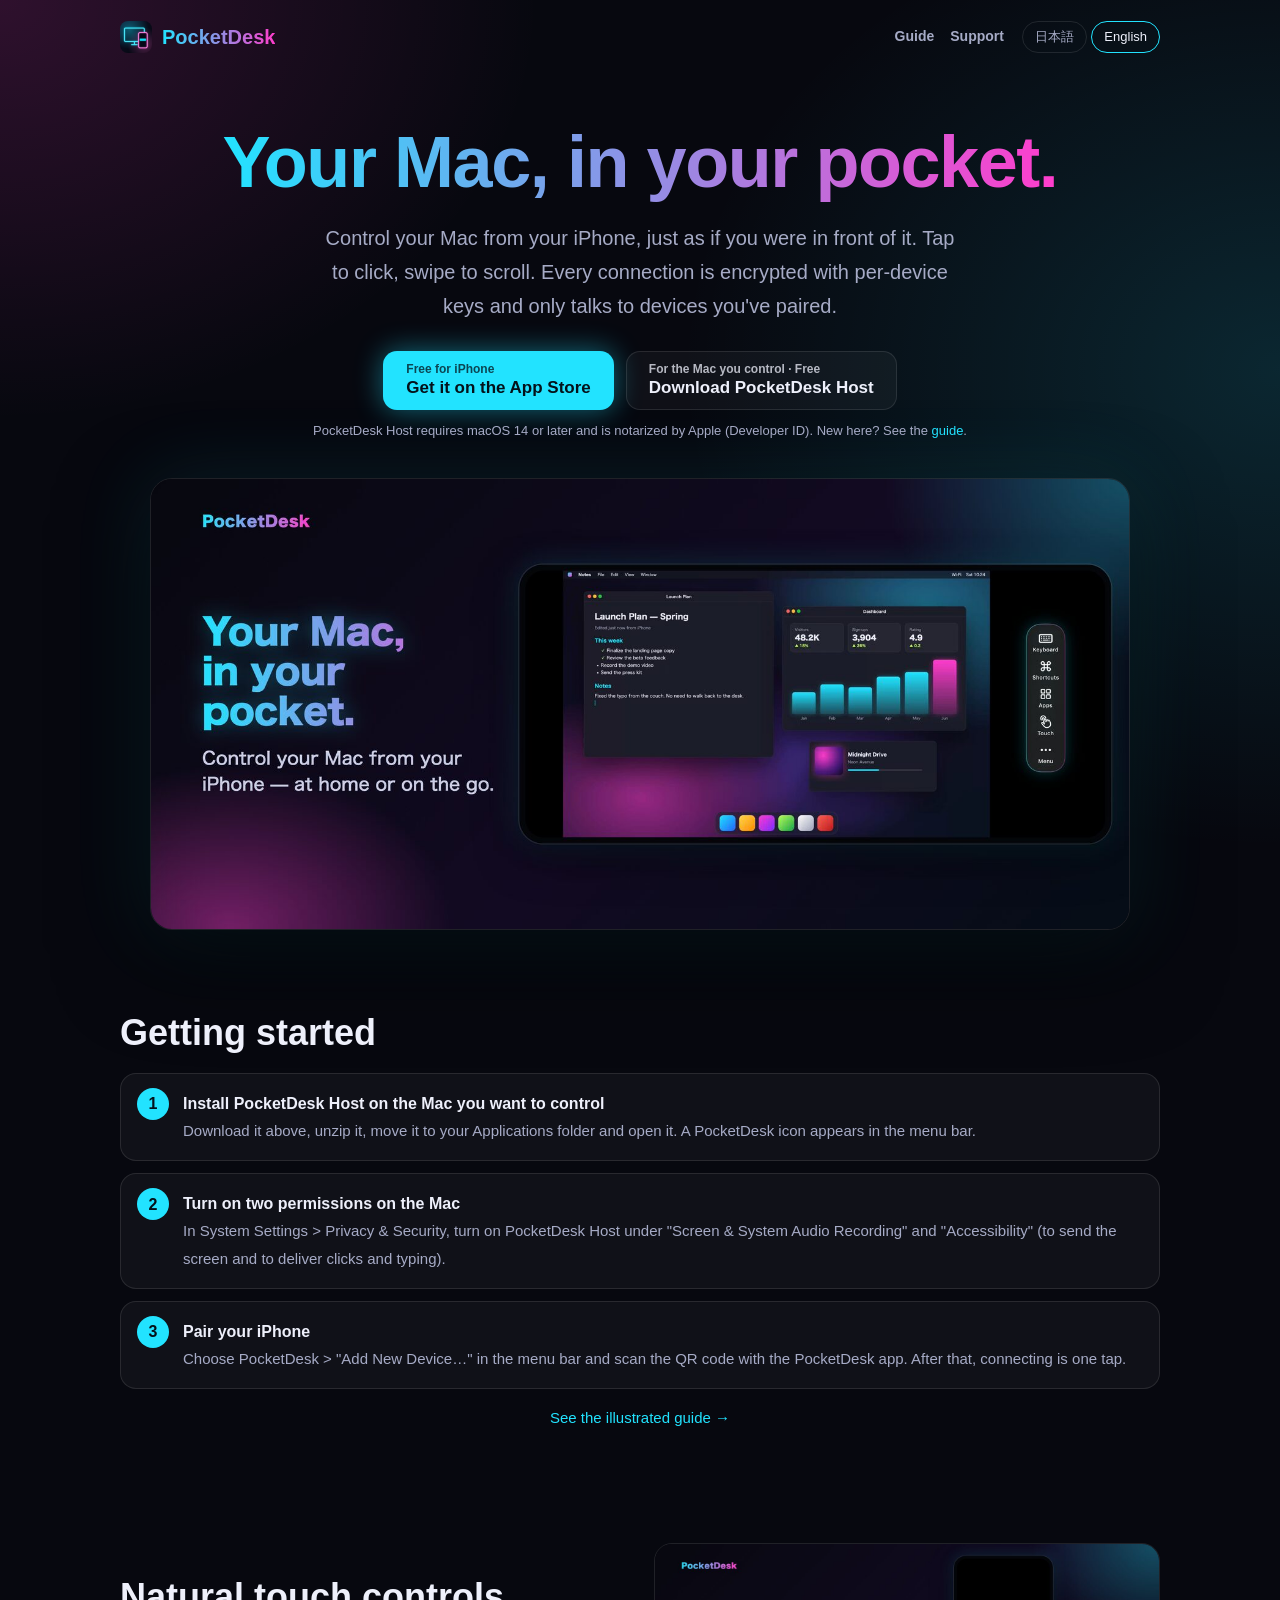
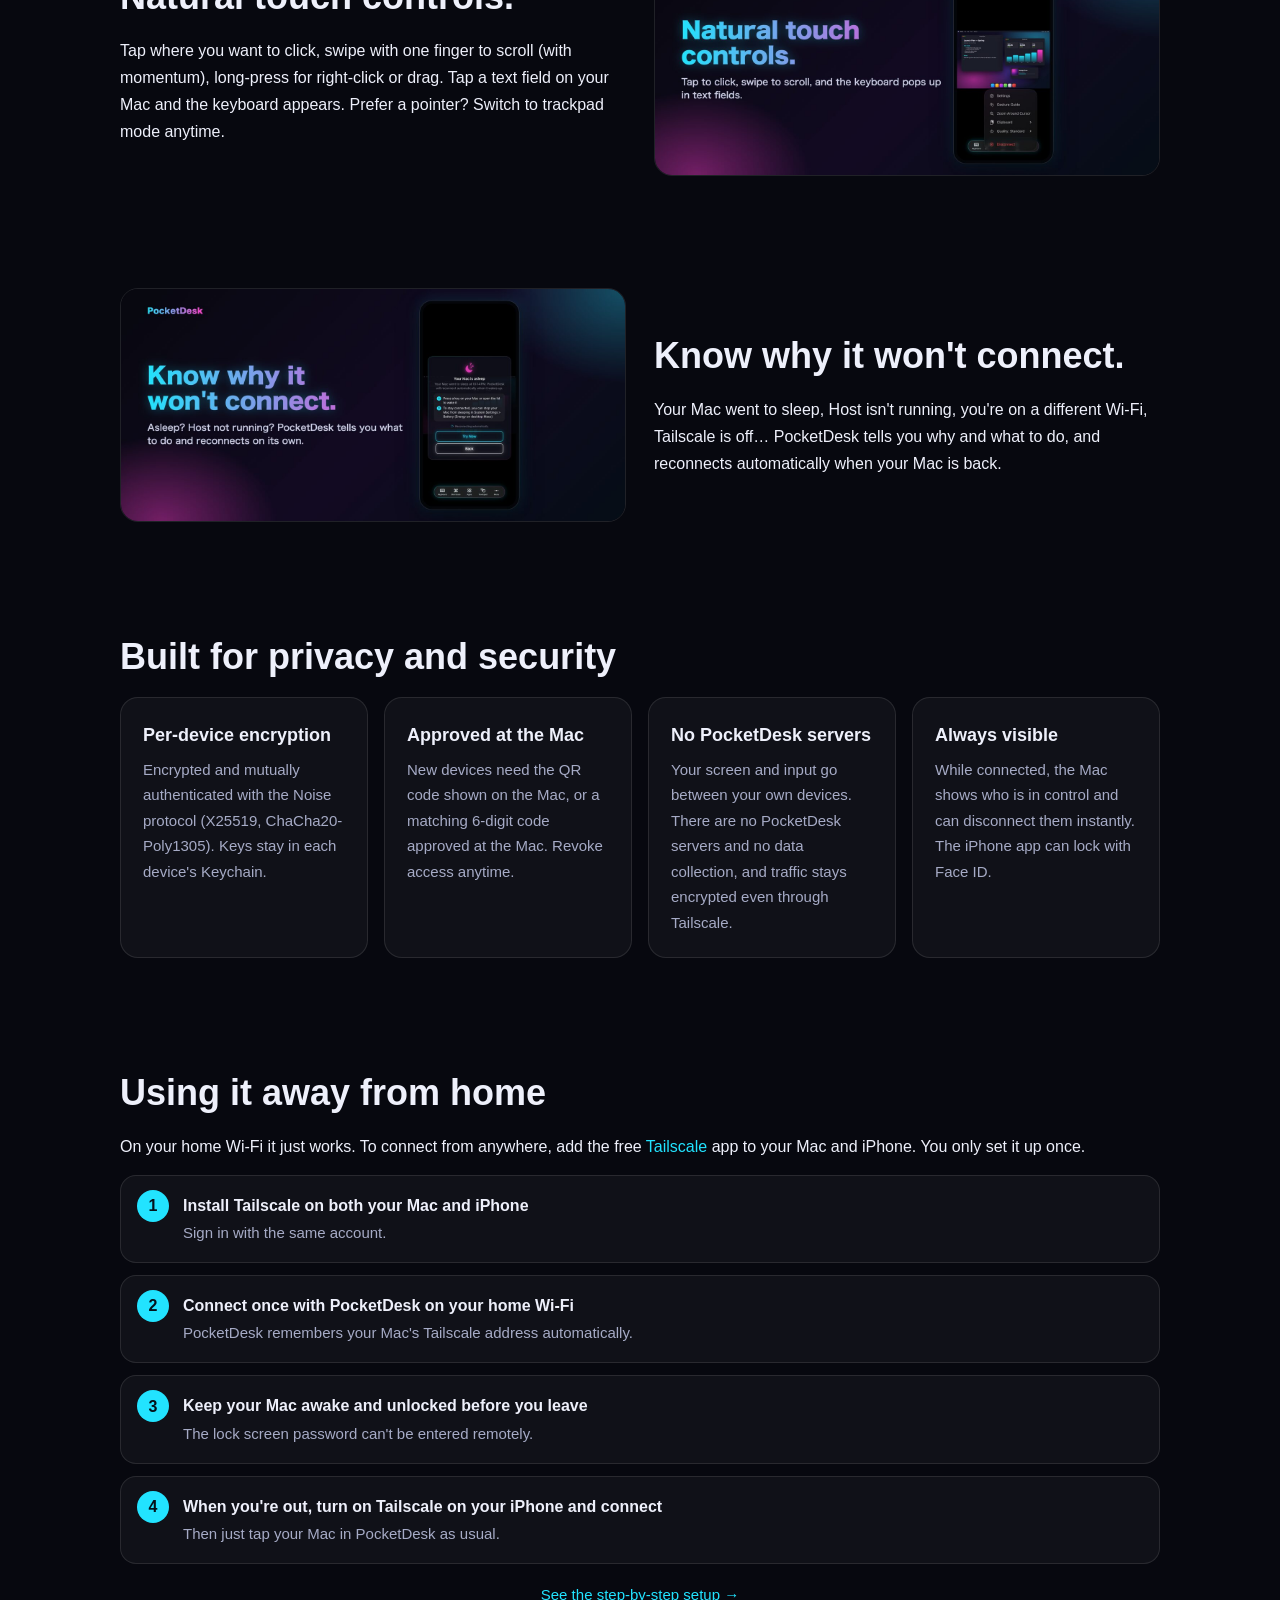
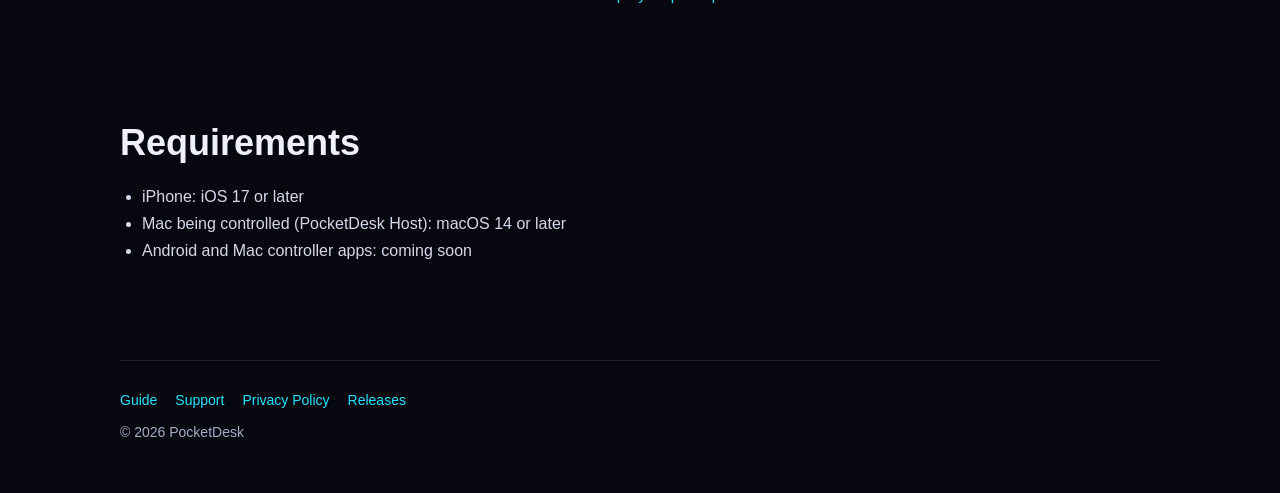
<file: index.html>
<!doctype html>
<html lang="ja">
<head>
<meta charset="utf-8">
<meta name="viewport" content="width=device-width, initial-scale=1">
<title>PocketDesk — Mac を、ポケットに。</title>
<meta name="title-ja" content="PocketDesk — Mac を、ポケットに。">
<meta name="title-en" content="PocketDesk — Your Mac, in your pocket.">
<meta name="description" content="iPhone や別の Mac から、あなたの Mac を操作するリモートアプリ。Control your Mac from your iPhone or another Mac.">
<meta property="og:type" content="website">
<meta property="og:site_name" content="PocketDesk">
<meta property="og:title" content="PocketDesk — Mac を、ポケットに。">
<meta property="og:description" content="iPhone から、いつもの Mac をそのまま操作。触って押す、なぞってスクロール。無料・アカウント登録なし。">
<meta property="og:url" content="https://shosuke24.github.io/pocketdesk/">
<meta property="og:image" content="https://shosuke24.github.io/pocketdesk/img/hero-ja.jpg">
<meta name="twitter:card" content="summary_large_image">
<link rel="icon" href="favicon.png">
<link rel="stylesheet" href="style.css">
</head>
<body>
<div class="wrap">
  <header>
    <a class="brand" href="./"><img src="img/icon.png" alt=""><span class="grad">PocketDesk</span></a>
    <div class="hright">
      <nav class="nav">
        <a href="guide.html"><span lang="ja">使い方</span><span lang="en">Guide</span></a>
        <a class="wide" href="support.html"><span lang="ja">サポート</span><span lang="en">Support</span></a>
      </nav>
      <div class="langs"><button data-lang="ja">日本語</button> <button data-lang="en">English</button></div>
    </div>
  </header>

  <div class="hero">
    <h1><span class="grad" lang="ja">Mac を、ポケットに。</span><span class="grad" lang="en">Your Mac, in your pocket.</span></h1>
    <p class="lead" lang="ja">iPhone から、いつもの Mac をそのまま操作。触って押す、なぞってスクロール。通信は端末ごとの鍵で暗号化され、ペアリングした機器とだけつながります。</p>
    <p class="lead" lang="en">Control your Mac from your iPhone, just as if you were in front of it. Tap to click, swipe to scroll. Every connection is encrypted with per-device keys and only talks to devices you've paired.</p>
    <div class="cta">
      <a class="btn primary two" id="appstore" href="https://apps.apple.com/app/id6835004414">
        <small lang="ja">iPhone 用・無料</small><small lang="en">Free for iPhone</small>
        <b lang="ja">App Store で入手</b><b lang="en">Get it on the App Store</b>
      </a>
      <a class="btn two" id="dl" href="https://github.com/Shosuke24/pocketdesk/releases/latest/download/PocketDesk-Host.zip">
        <small lang="ja">操作される Mac 用・無料</small><small lang="en">For the Mac you control · Free</small>
        <b lang="ja">PocketDesk Host をダウンロード</b><b lang="en">Download PocketDesk Host</b>
      </a>
    </div>
    <p class="note" lang="ja">Host は macOS 14 以降。Apple の公証済み（Developer ID）です。はじめての方は <a href="guide.html">使い方ガイド</a> へ。</p>
    <p class="note" lang="en">PocketDesk Host requires macOS 14 or later and is notarized by Apple (Developer ID). New here? See the <a href="guide.html">guide</a>.</p>
    <div class="sendmac onlym" lang="ja" style="max-width:520px;margin:16px auto 0;text-align:left"><b>iPhone で見ているときは</b>　PocketDesk Host は Mac に入れるアプリです。Mac のブラウザでこのページを開いてダウンロードしてください（AirDrop で Mac に送るのがかんたんです）。<br><button class="share" type="button">このページを Mac に送る</button></div>
    <div class="sendmac onlym" lang="en" style="max-width:520px;margin:16px auto 0;text-align:left"><b>On your iPhone right now?</b> PocketDesk Host goes on your Mac. Open this page in a browser on your Mac to download it (AirDrop is the easiest way to send it).<br><button class="share" type="button">Send this page to my Mac</button></div>
    <img class="shot" src="img/hero-ja.jpg" alt="iPhone で Mac を操作している画面" lang="ja">
    <img class="shot" src="img/hero-en.jpg" alt="Controlling a Mac from an iPhone" lang="en">
  </div>

  <section id="setup">
    <h2 lang="ja">はじめかた</h2>
    <h2 lang="en">Getting started</h2>
    <ol class="steps" lang="ja">
      <li><b>操作したい Mac に PocketDesk Host を入れる</b><span>上のボタンでダウンロードし、zip を開いて「アプリケーション」フォルダに入れて開きます。メニューバーに PocketDesk のアイコンが出ます。</span></li>
      <li><b>Mac で 2 つの許可をオンにする</b><span>「システム設定」→「プライバシーとセキュリティ」で、「画面収録とシステムオーディオ録音」と「アクセシビリティ」の PocketDesk Host をオンにします（画面を送る・クリックや文字を届けるため）。</span></li>
      <li><b>iPhone でペアリング</b><span>メニューバーの PocketDesk →「新しい端末を追加…」で出る QR コードを、iPhone の PocketDesk で読み取ります。次からは 1 タップでつながります。</span></li>
    </ol>
    <p class="more" lang="ja" style="margin-top:16px"><a href="guide.html#start">画像つきの使い方ガイドを見る →</a></p>
    <ol class="steps" lang="en">
      <li><b>Install PocketDesk Host on the Mac you want to control</b><span>Download it above, unzip it, move it to your Applications folder and open it. A PocketDesk icon appears in the menu bar.</span></li>
      <li><b>Turn on two permissions on the Mac</b><span>In System Settings &gt; Privacy &amp; Security, turn on PocketDesk Host under "Screen &amp; System Audio Recording" and "Accessibility" (to send the screen and to deliver clicks and typing).</span></li>
      <li><b>Pair your iPhone</b><span>Choose PocketDesk &gt; "Add New Device…" in the menu bar and scan the QR code with the PocketDesk app. After that, connecting is one tap.</span></li>
    </ol>
    <p class="more" lang="en" style="margin-top:16px"><a href="guide.html#start">See the illustrated guide →</a></p>
  </section>

  <section>
    <div class="split">
      <div>
        <h2 lang="ja">触れるだけで、直感的に。</h2>
        <h2 lang="en">Natural touch controls.</h2>
        <p lang="ja">触った場所をクリック、1 本指でなぞればスクロール（慣性つき）、長押しで右クリックやドラッグ。Mac の文字の入力欄を触れば、キーボードが自動で出ます。カーソルで細かく動かしたいときはトラックパッドモードに切り替えられます。</p>
        <p lang="en">Tap where you want to click, swipe with one finger to scroll (with momentum), long-press for right-click or drag. Tap a text field on your Mac and the keyboard appears. Prefer a pointer? Switch to trackpad mode anytime.</p>
      </div>
      <img src="img/touch-ja.jpg" alt="操作のしかた" lang="ja">
      <img src="img/touch-en.jpg" alt="Gesture guide" lang="en">
    </div>
  </section>

  <section>
    <div class="split">
      <img src="img/why-ja.jpg" alt="Mac がスリープしています、という表示" lang="ja">
      <img src="img/why-en.jpg" alt="Your Mac is asleep message" lang="en">
      <div>
        <h2 lang="ja">つながらない理由が、すぐわかる。</h2>
        <h2 lang="en">Know why it won't connect.</h2>
        <p lang="ja">Mac がスリープした、Host が止まっている、別の Wi-Fi にいる、Tailscale がオフ……。理由と次にすることを表示し、Mac が戻れば自動でつなぎ直します。</p>
        <p lang="en">Your Mac went to sleep, Host isn't running, you're on a different Wi-Fi, Tailscale is off… PocketDesk tells you why and what to do, and reconnects automatically when your Mac is back.</p>
      </div>
    </div>
  </section>

  <section id="security">
    <h2 lang="ja">安全のために</h2>
    <h2 lang="en">Built for privacy and security</h2>
    <div class="grid">
      <div class="card"><h3 lang="ja">端末ごとの鍵で暗号化</h3><h3 lang="en">Per-device encryption</h3>
        <p lang="ja">Noise プロトコル（X25519・ChaCha20-Poly1305）で暗号化と相互認証。鍵は各機器のキーチェーンにだけ保存されます。</p>
        <p lang="en">Encrypted and mutually authenticated with the Noise protocol (X25519, ChaCha20-Poly1305). Keys stay in each device's Keychain.</p></div>
      <div class="card"><h3 lang="ja">Mac の前で承認</h3><h3 lang="en">Approved at the Mac</h3>
        <p lang="ja">新しい端末は、Mac に出る QR コードか、両方に出る 6 桁の番号を確かめて許可したものだけ。いつでも取り消せます。</p>
        <p lang="en">New devices need the QR code shown on the Mac, or a matching 6-digit code approved at the Mac. Revoke access anytime.</p></div>
      <div class="card"><h3 lang="ja">PocketDesk のサーバーなし</h3><h3 lang="en">No PocketDesk servers</h3>
        <p lang="ja">画面も操作も、あなたの機器どうしでやりとりします。PocketDesk のサーバーはなく、データを集めません。外出先から Tailscale を通すときも、中身は暗号化されたままです。</p>
        <p lang="en">Your screen and input go between your own devices. There are no PocketDesk servers and no data collection, and traffic stays encrypted even through Tailscale.</p></div>
      <div class="card"><h3 lang="ja">操作中はわかる</h3><h3 lang="en">Always visible</h3>
        <p lang="ja">操作されている間は Mac の画面に表示が出て、その場で切断できます。iPhone 側は Face ID でロックできます。</p>
        <p lang="en">While connected, the Mac shows who is in control and can disconnect them instantly. The iPhone app can lock with Face ID.</p></div>
    </div>
  </section>

  <section id="away">
    <h2 lang="ja">外出先から使うには</h2>
    <h2 lang="en">Using it away from home</h2>
    <p lang="ja">家の Wi-Fi では設定なしでつながります。外から使うときだけ、無料のアプリ <a href="https://tailscale.com/download">Tailscale</a>（テイルスケール）を Mac と iPhone に入れます。準備は最初の 1&nbsp;回だけです。</p>
    <p lang="en">On your home Wi-Fi it just works. To connect from anywhere, add the free <a href="https://tailscale.com/download">Tailscale</a> app to your Mac and iPhone. You only set it up once.</p>
    <ol class="steps" lang="ja" style="margin-top:14px">
      <li><b>Mac と iPhone の両方に Tailscale を入れる</b><span>同じアカウントでログインします。</span></li>
      <li><b>家の Wi-Fi で一度 PocketDesk をつなぐ</b><span>Mac の Tailscale のアドレスを自動で覚えます。</span></li>
      <li><b>Mac がスリープ・ロックしないようにして出かける</b><span>ロック画面のパスワードは、離れた場所からは入力できないためです。</span></li>
      <li><b>外では iPhone の Tailscale をオンにしてつなぐ</b><span>あとはいつもどおり、PocketDesk で Mac をタップするだけです。</span></li>
    </ol>
    <p class="more" lang="ja"><a href="guide.html#away">くわしい設定のしかたを見る →</a></p>
    <ol class="steps" lang="en" style="margin-top:14px">
      <li><b>Install Tailscale on both your Mac and iPhone</b><span>Sign in with the same account.</span></li>
      <li><b>Connect once with PocketDesk on your home Wi-Fi</b><span>PocketDesk remembers your Mac's Tailscale address automatically.</span></li>
      <li><b>Keep your Mac awake and unlocked before you leave</b><span>The lock screen password can't be entered remotely.</span></li>
      <li><b>When you're out, turn on Tailscale on your iPhone and connect</b><span>Then just tap your Mac in PocketDesk as usual.</span></li>
    </ol>
    <p class="more" lang="en"><a href="guide.html#away">See the step-by-step setup →</a></p>
  </section>

  <section>
    <h2 lang="ja">動作環境</h2>
    <h2 lang="en">Requirements</h2>
    <ul class="doc" lang="ja" style="padding-left:22px">
      <li>iPhone：iOS 17 以降</li>
      <li>操作される Mac（PocketDesk Host）：macOS 14 以降</li>
      <li>Android 版・Mac から操作する版：準備中</li>
    </ul>
    <ul class="doc" lang="en" style="padding-left:22px">
      <li>iPhone: iOS 17 or later</li>
      <li>Mac being controlled (PocketDesk Host): macOS 14 or later</li>
      <li>Android and Mac controller apps: coming soon</li>
    </ul>
  </section>

  <footer>
    <nav>
      <a href="guide.html"><span lang="ja">使い方</span><span lang="en">Guide</span></a>
      <a href="support.html"><span lang="ja">サポート</span><span lang="en">Support</span></a>
      <a href="privacy.html"><span lang="ja">プライバシーポリシー</span><span lang="en">Privacy Policy</span></a>
      <a href="https://github.com/Shosuke24/pocketdesk/releases"><span lang="ja">リリース</span><span lang="en">Releases</span></a>
    </nav>
    <div>© 2026 PocketDesk</div>
  </footer>
</div>
<script src="lang.js"></script>
<script src="share.js"></script>
</body>
</html>
</file>
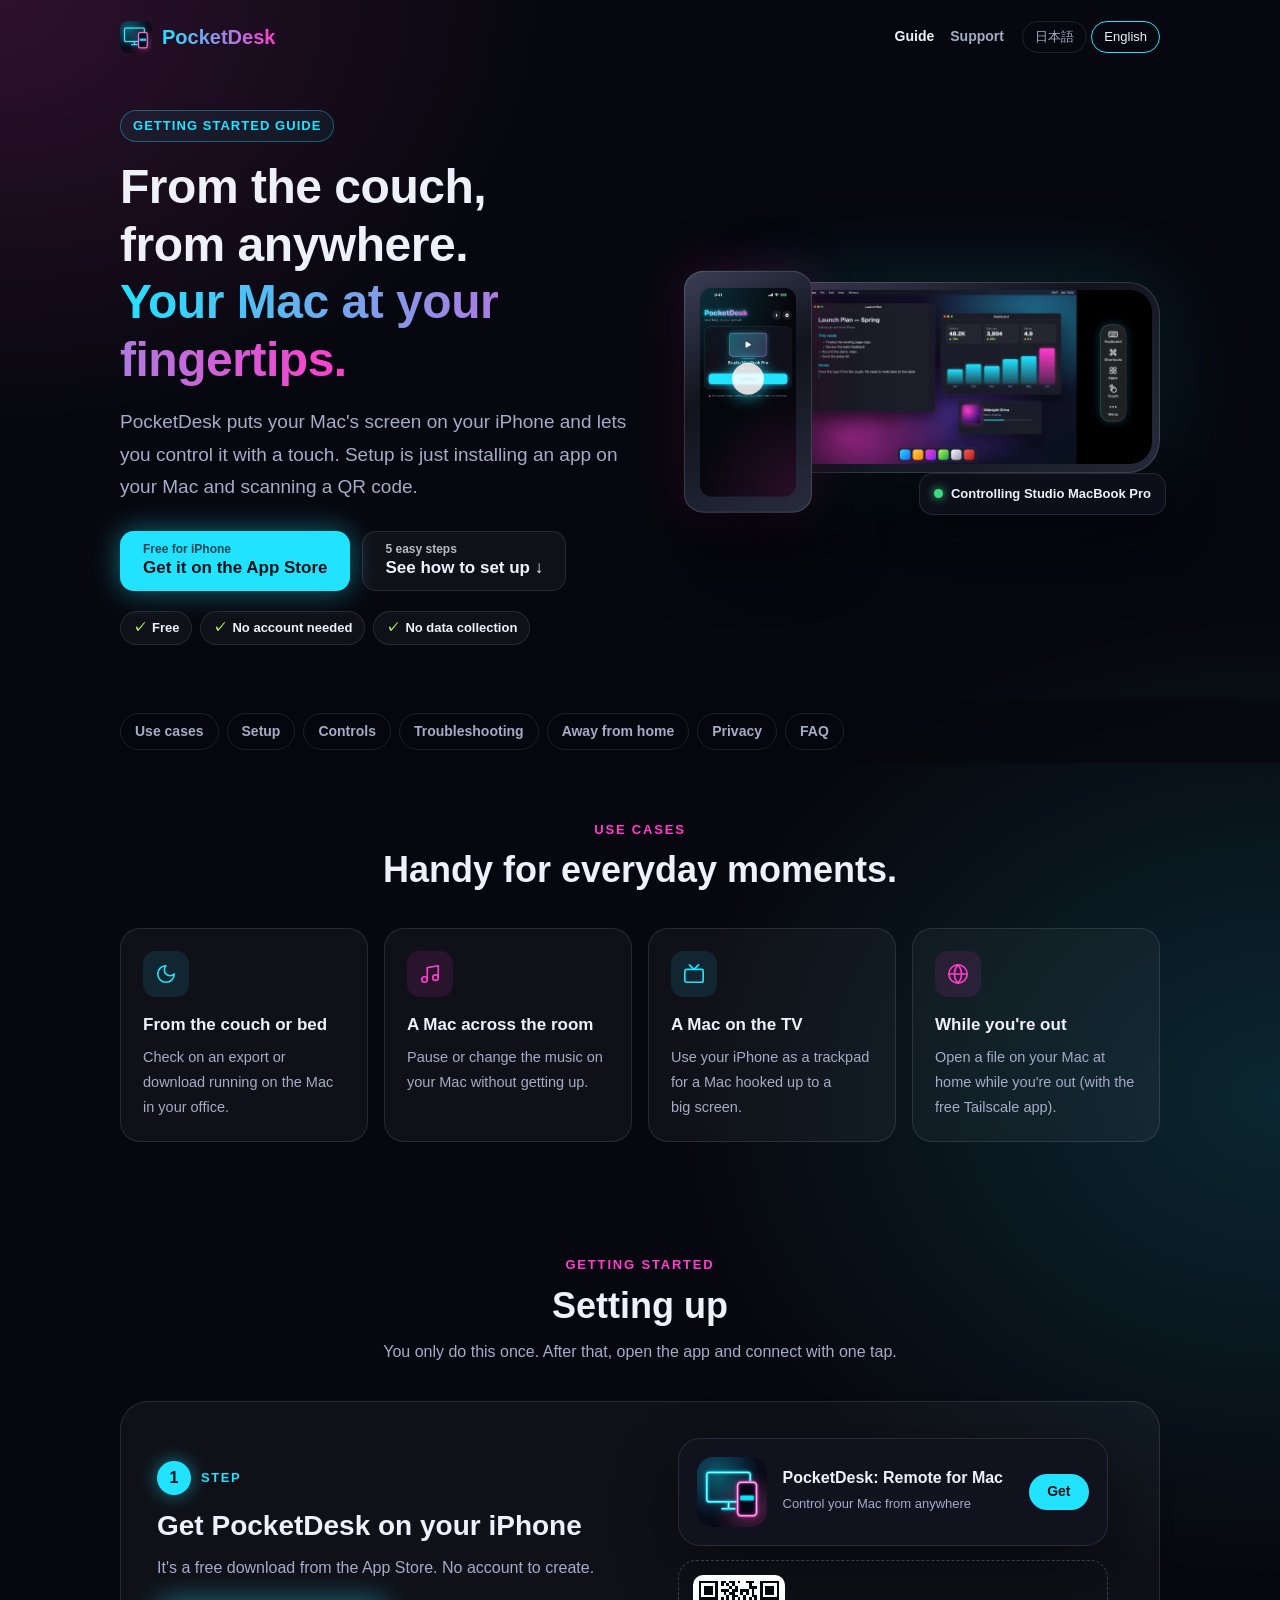
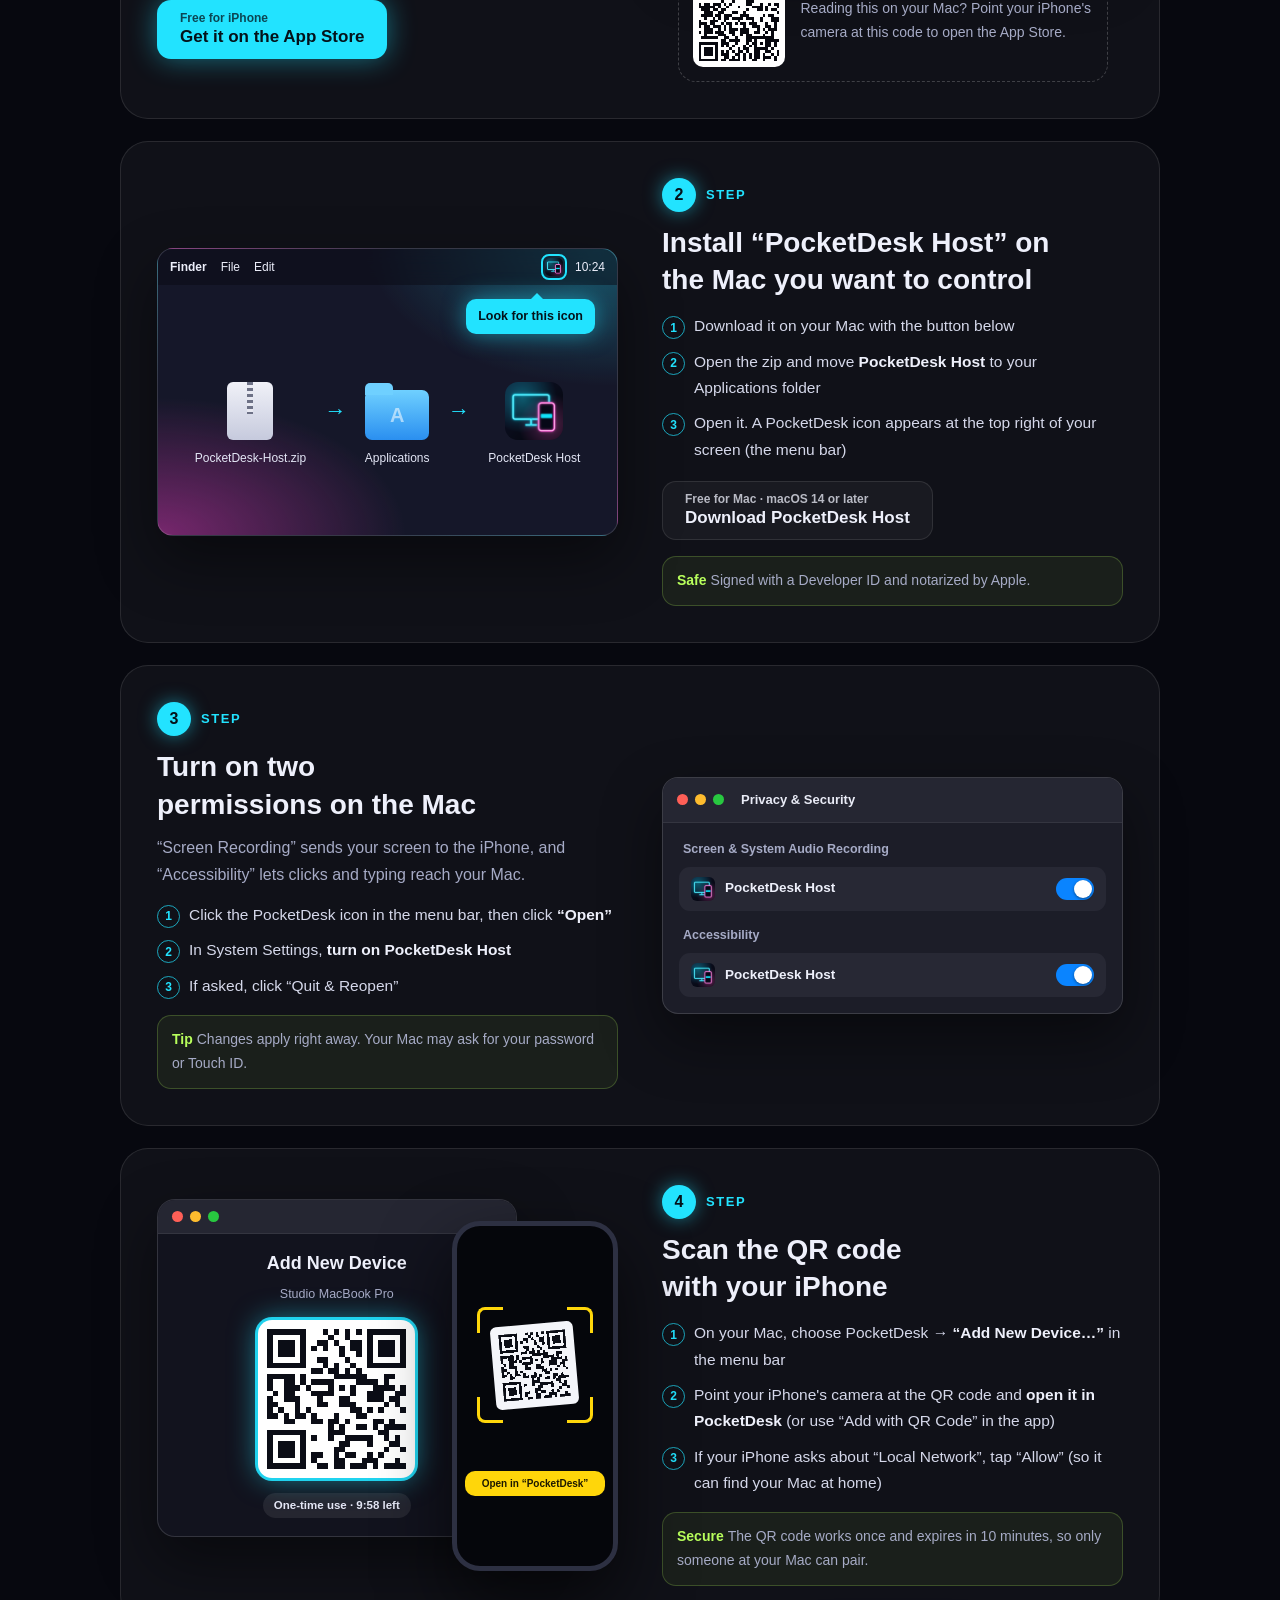
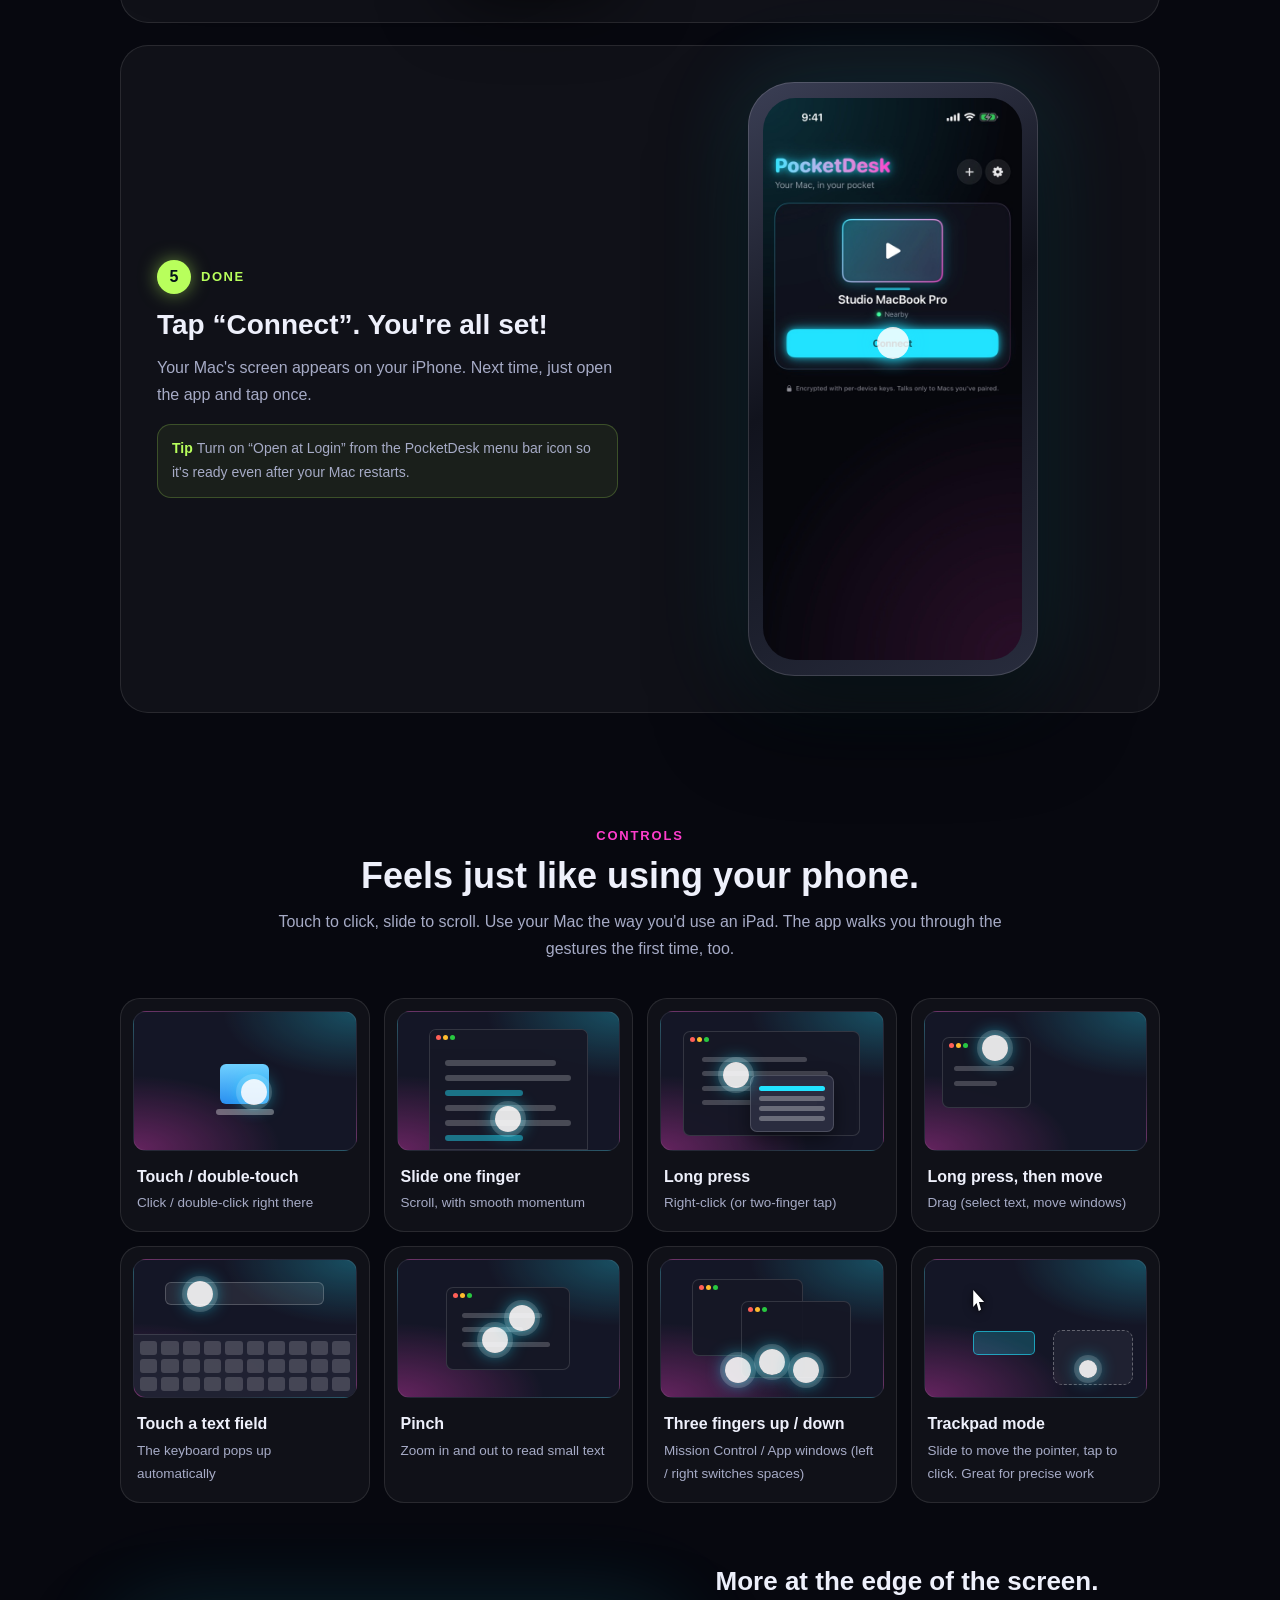
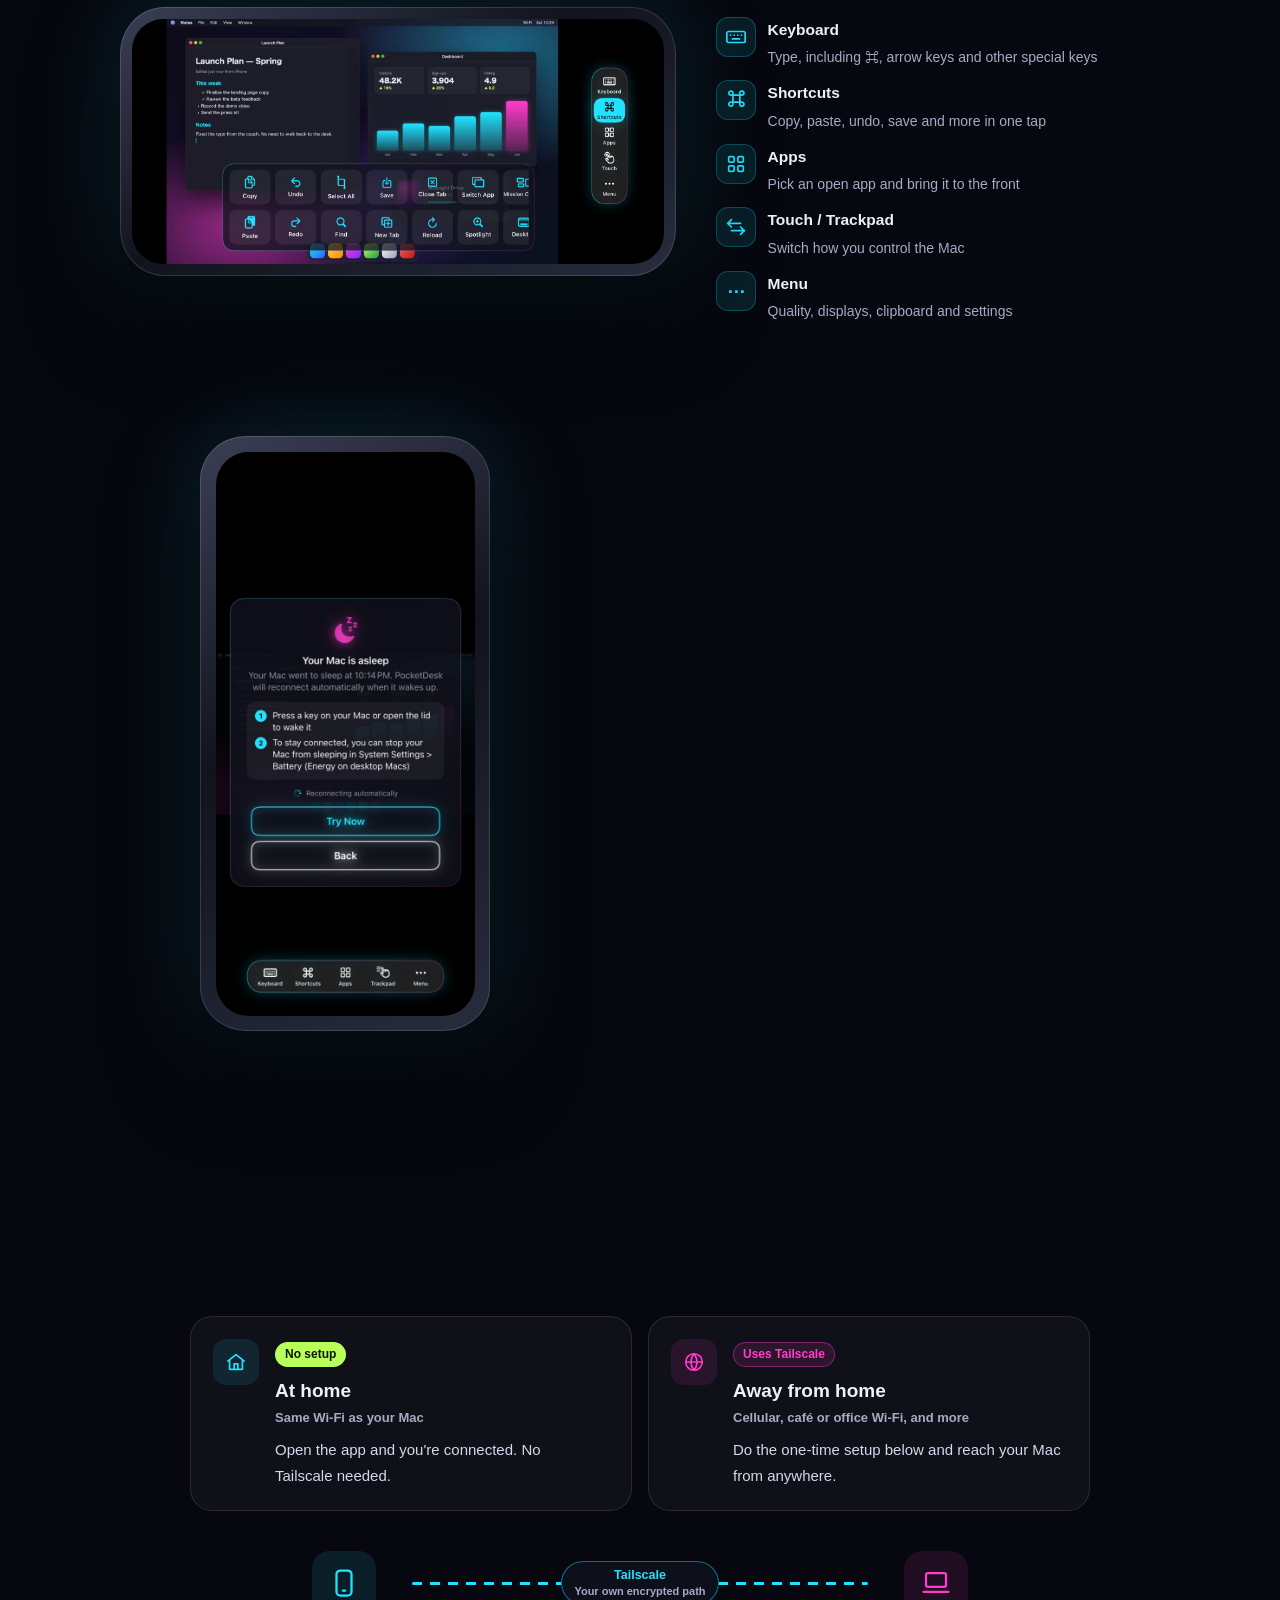
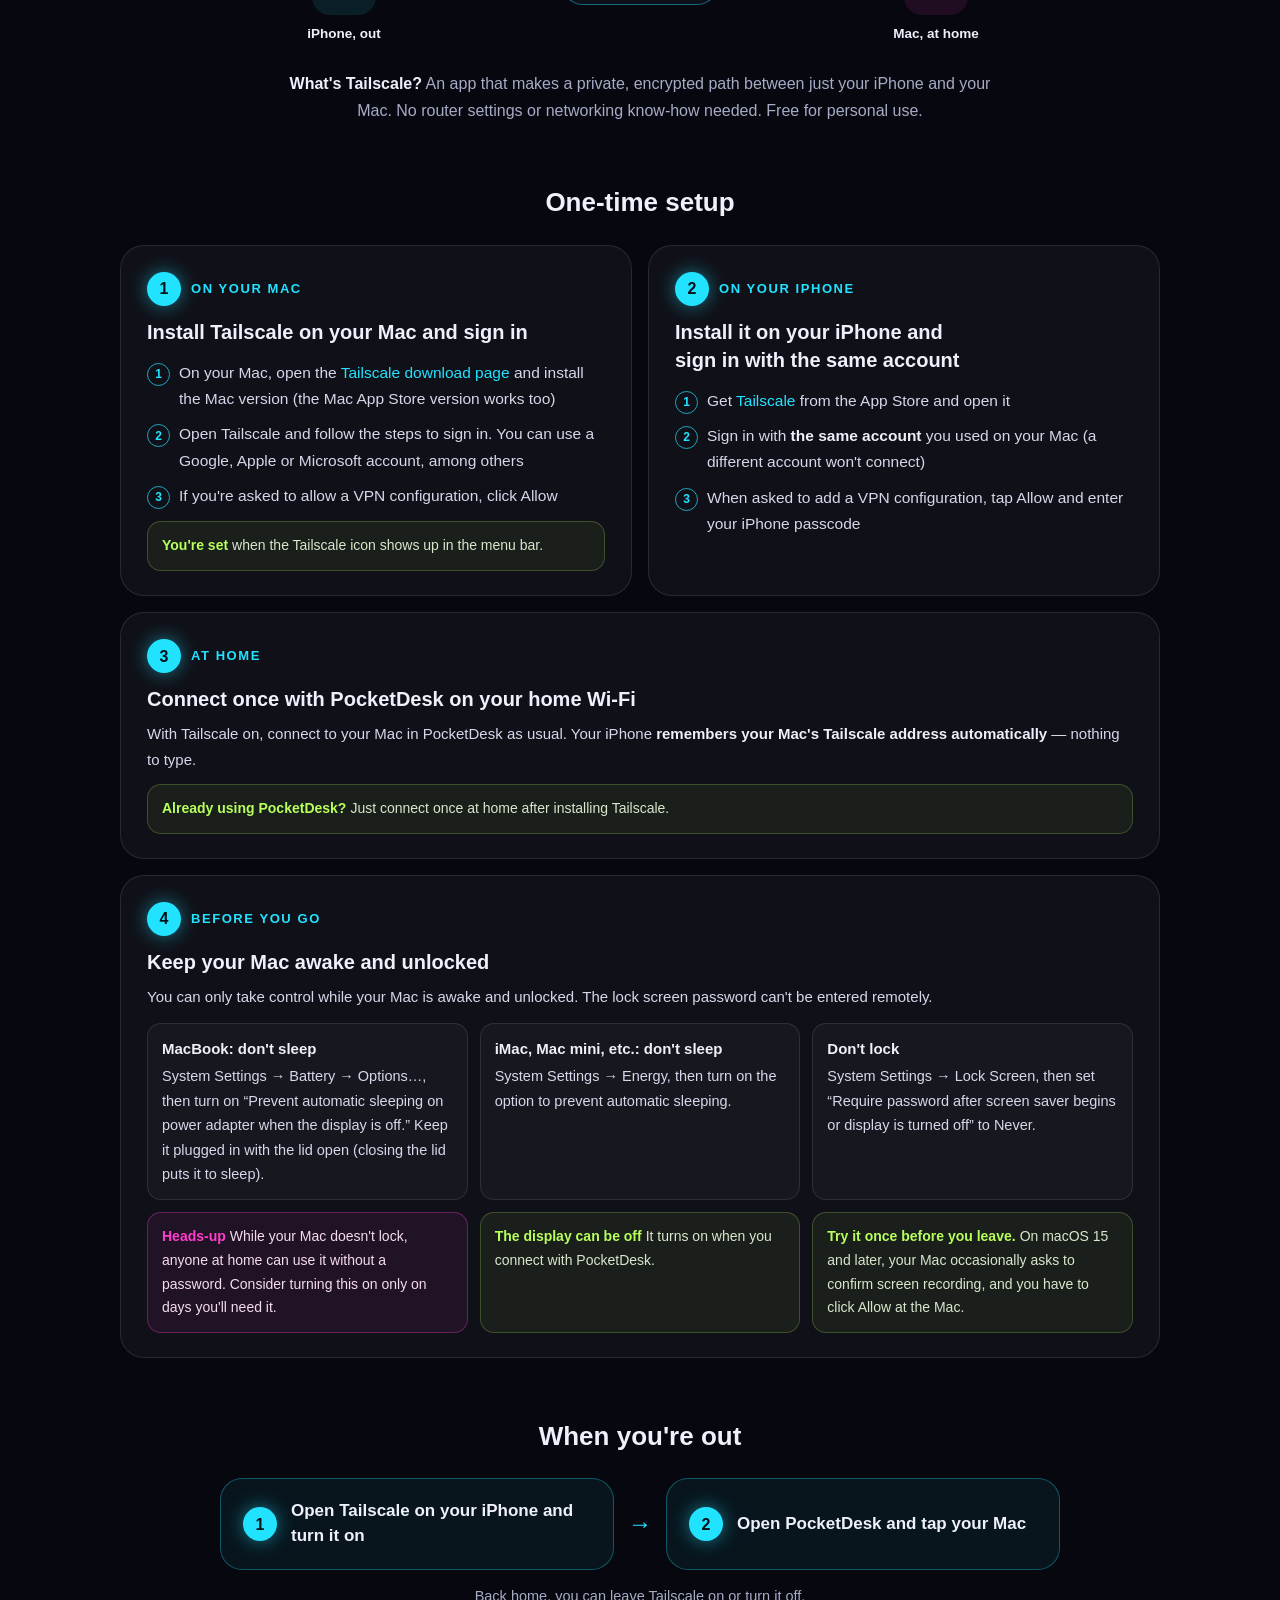
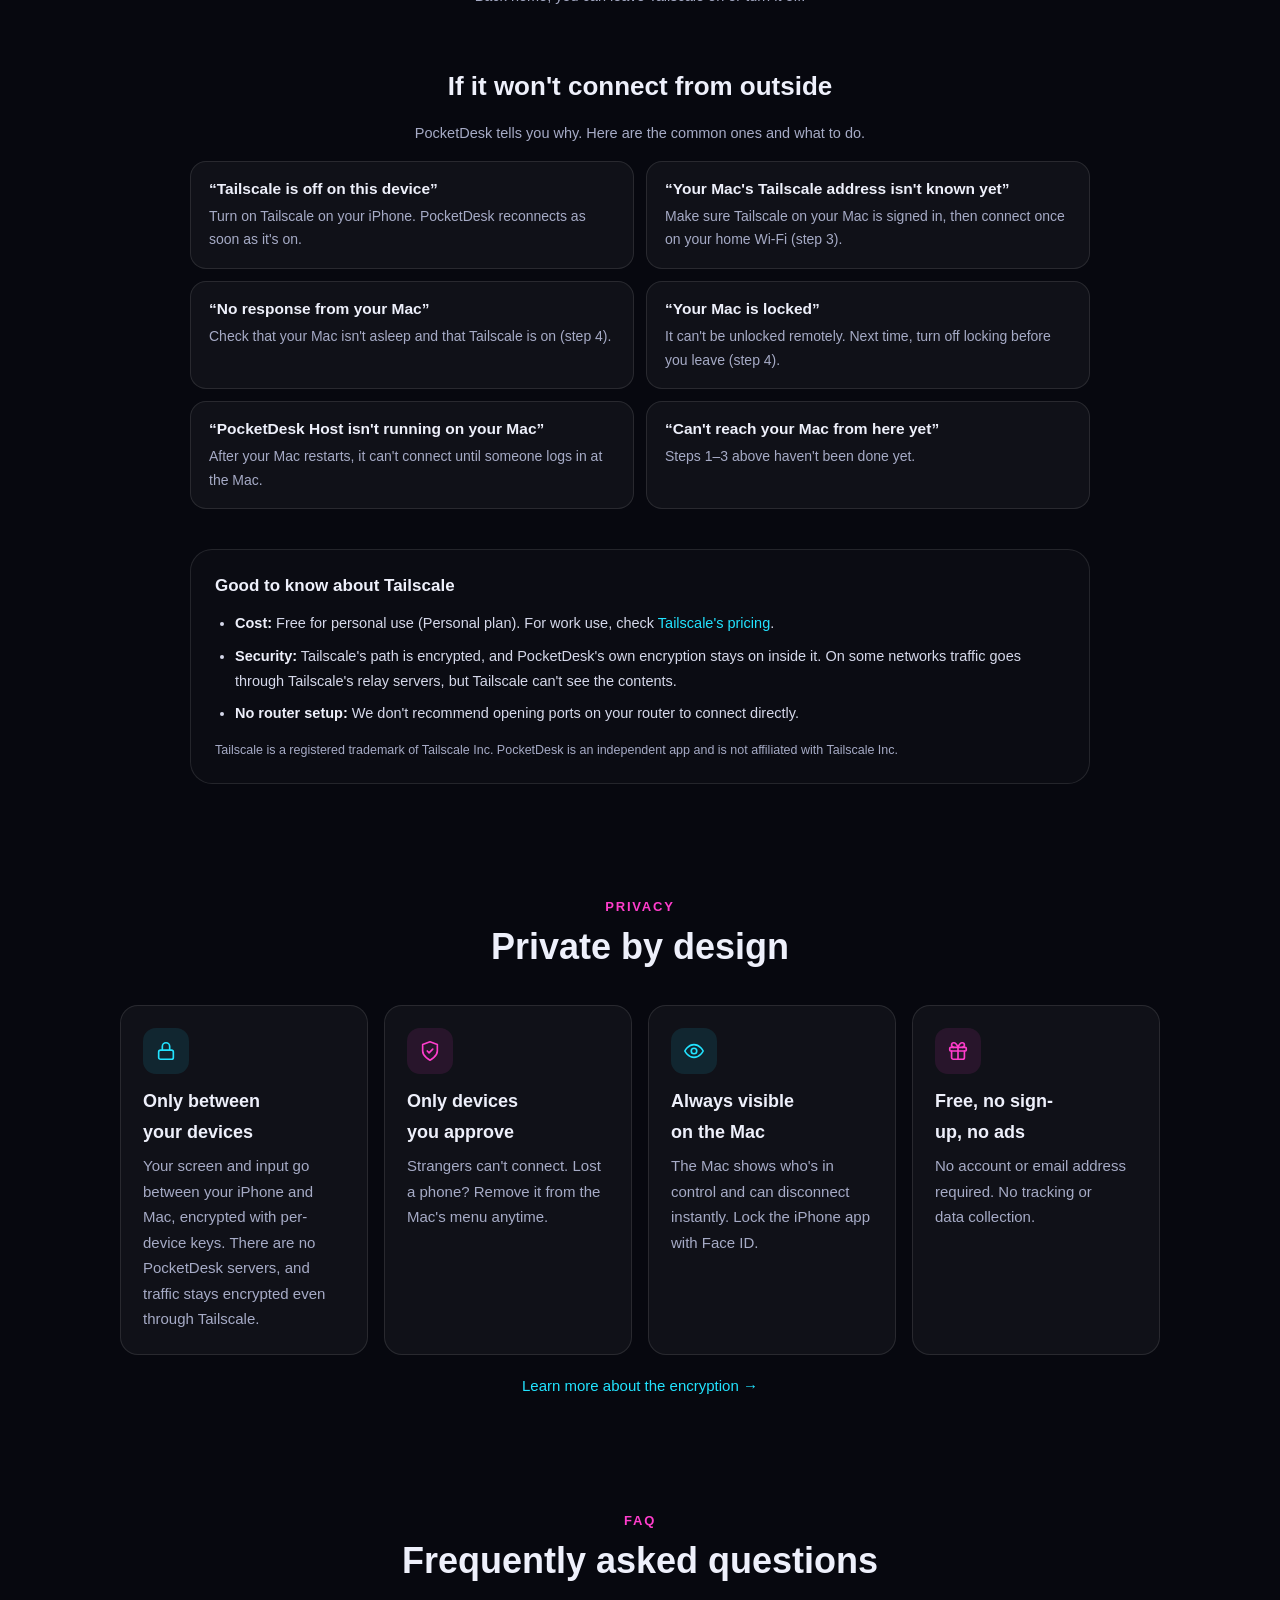
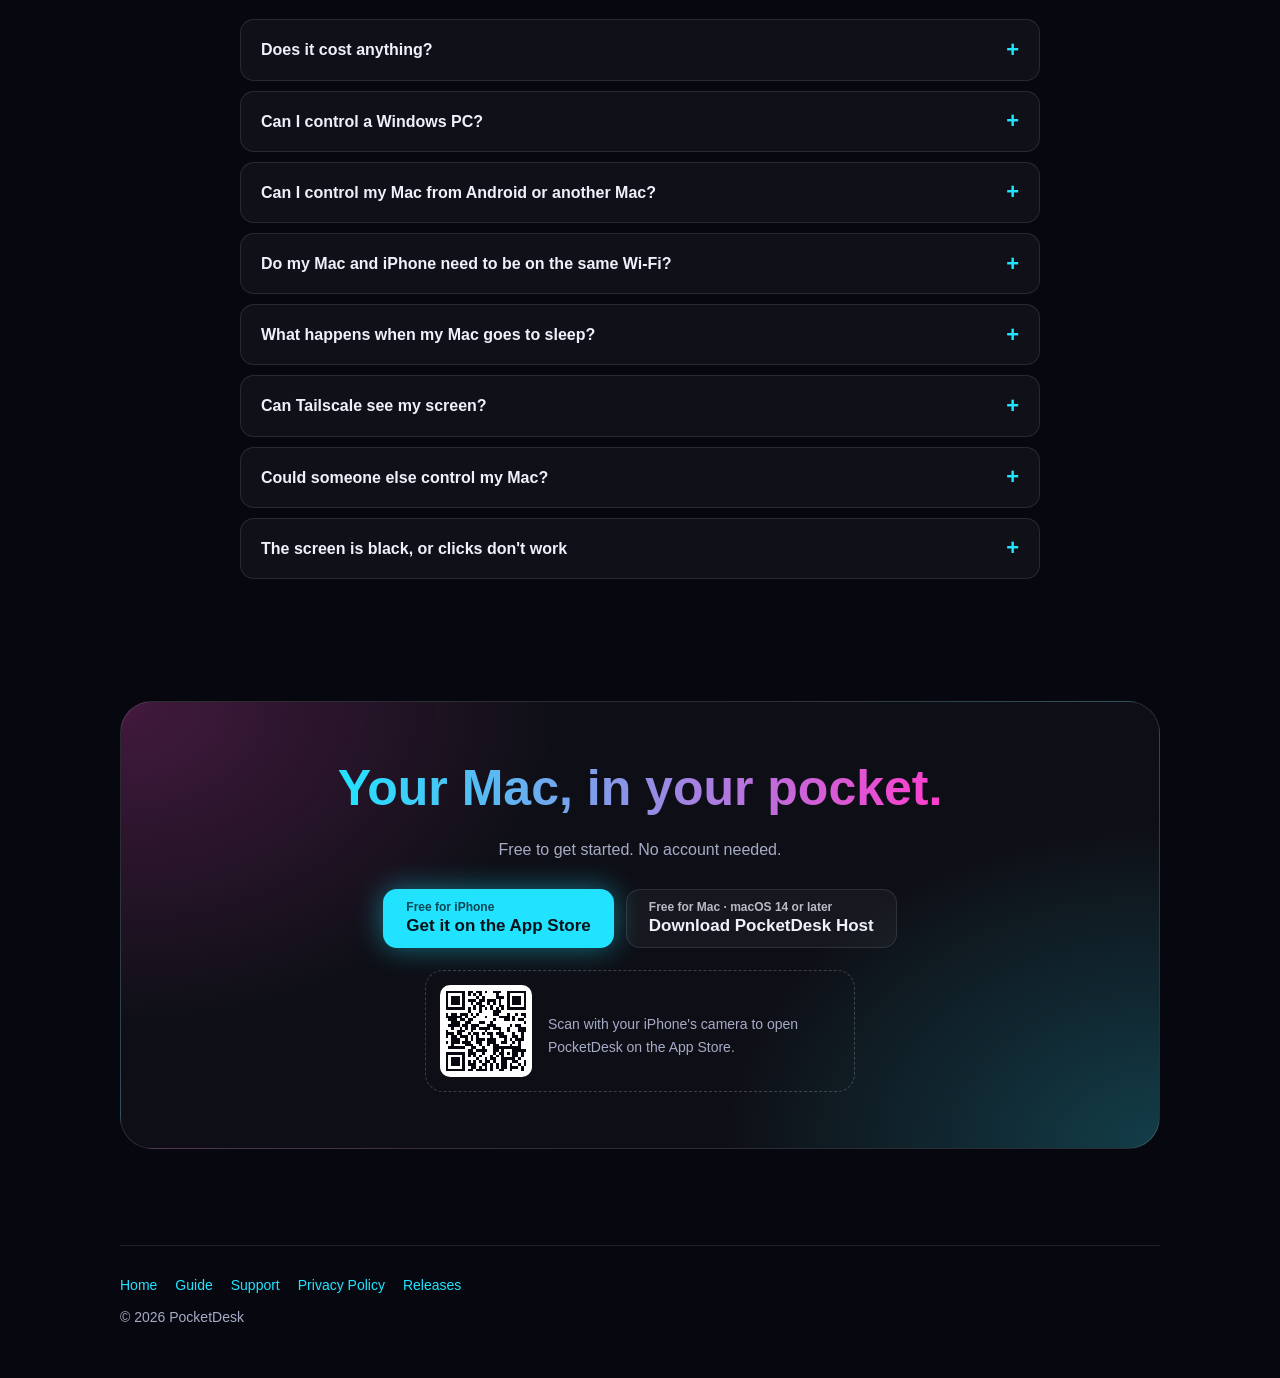
<file: guide.html>
<!doctype html>
<html lang="ja">
<head>
<meta charset="utf-8">
<meta name="viewport" content="width=device-width, initial-scale=1">
<title>使い方 — PocketDesk｜iPhone から Mac を操作</title>
<meta name="title-ja" content="使い方 — PocketDesk｜iPhone から Mac を操作">
<meta name="title-en" content="How to use PocketDesk — Control your Mac from your iPhone">
<meta name="description" content="PocketDesk の使い方。Mac にアプリを入れて QR コードを読み取るだけで、iPhone から Mac を操作できます。無料・アカウント登録なし。How to set up PocketDesk and control your Mac from your iPhone.">
<meta property="og:type" content="website">
<meta property="og:site_name" content="PocketDesk">
<meta property="og:title" content="PocketDesk の使い方 — iPhone から Mac を操作">
<meta property="og:description" content="Mac にアプリを入れて QR コードを読み取るだけ。触って押す、なぞってスクロール。無料・アカウント登録なし。">
<meta property="og:url" content="https://shosuke24.github.io/pocketdesk/guide.html">
<meta property="og:image" content="https://shosuke24.github.io/pocketdesk/img/hero-ja.jpg">
<meta name="twitter:card" content="summary_large_image">
<link rel="icon" href="favicon.png">
<link rel="stylesheet" href="style.css">
<link rel="stylesheet" href="guide.css">
<script>document.documentElement.classList.add("js")</script>
</head>
<body>
<div class="wrap">
  <header>
    <a class="brand" href="./"><img src="img/icon.png" alt=""><span class="grad">PocketDesk</span></a>
    <div class="hright">
      <nav class="nav">
        <a href="guide.html" aria-current="page"><span lang="ja">使い方</span><span lang="en">Guide</span></a>
        <a class="wide" href="support.html"><span lang="ja">サポート</span><span lang="en">Support</span></a>
      </nav>
      <div class="langs"><button data-lang="ja">日本語</button> <button data-lang="en">English</button></div>
    </div>
  </header>

  <!-- ヒーロー -->
  <div class="ghero">
    <div>
      <span class="eyebrow"><span lang="ja">使い方ガイド</span><span lang="en">GETTING STARTED GUIDE</span></span>
      <h1 lang="ja"><span class="nw">ソファから、</span><span class="nw">外出先から。</span><br><span class="nw grad">いつもの Mac を、</span><span class="nw grad">指先で。</span></h1>
      <h1 lang="en">From the couch, from anywhere.<br><span class="grad">Your Mac at your fingertips.</span></h1>
      <p class="lead" lang="ja">PocketDesk は、iPhone に Mac の画面を映して、触ってそのまま操作できるアプリです。準備は、Mac にアプリを入れて QR コードを読み取るだけ。</p>
      <p class="lead" lang="en">PocketDesk puts your Mac's screen on your iPhone and lets you control it with a touch. Setup is just installing an app on your Mac and scanning a QR code.</p>
      <div class="cta">
        <a class="btn primary two" href="https://apps.apple.com/app/id6835004414">
          <small lang="ja">iPhone 用・無料</small><small lang="en">Free for iPhone</small>
          <b lang="ja">App Store で入手</b><b lang="en">Get it on the App Store</b>
        </a>
        <a class="btn two" href="#start">
          <small lang="ja">かんたん 5&nbsp;ステップ</small><small lang="en">5 easy steps</small>
          <b lang="ja">はじめかたを見る ↓</b><b lang="en">See how to set up ↓</b>
        </a>
      </div>
      <div class="chips">
        <span class="chip" lang="ja">無料</span><span class="chip" lang="en">Free</span>
        <span class="chip" lang="ja">アカウント登録なし</span><span class="chip" lang="en">No account needed</span>
        <span class="chip" lang="ja">データを集めない</span><span class="chip" lang="en">No data collection</span>
      </div>
    </div>
    <div class="hvis">
      <div class="device">
        <img src="img/guide/remote-ja.jpg" alt="iPhone に Mac の画面が映っているところ" lang="ja" width="1600" height="736">
        <img src="img/guide/remote-en.jpg" alt="A Mac's screen shown on an iPhone" lang="en" width="1600" height="736">
      </div>
      <div class="device port float" aria-hidden="true">
        <div class="scr">
          <img src="img/guide/home-ja.jpg" alt="" lang="ja" width="598" height="1300">
          <img src="img/guide/home-en.jpg" alt="" lang="en" width="598" height="1300">
          <span class="tapat" style="left:50%;top:43.6%"></span>
        </div>
      </div>
      <div class="live"><span lang="ja">スタジオの MacBook Pro を操作中</span><span lang="en">Controlling Studio MacBook Pro</span></div>
    </div>
  </div>

  <nav class="toc" aria-label="もくじ">
    <a href="#uses"><span lang="ja">こんなときに</span><span lang="en">Use cases</span></a>
    <a href="#start"><span lang="ja">はじめかた</span><span lang="en">Setup</span></a>
    <a href="#controls"><span lang="ja">操作のしかた</span><span lang="en">Controls</span></a>
    <a href="#trouble"><span lang="ja">つながらないとき</span><span lang="en">Troubleshooting</span></a>
    <a href="#away"><span lang="ja">外出先から</span><span lang="en">Away from home</span></a>
    <a href="#safe"><span lang="ja">安心のしくみ</span><span lang="en">Privacy</span></a>
    <a href="#faq"><span lang="ja">よくある質問</span><span lang="en">FAQ</span></a>
  </nav>

  <!-- こんなときに -->
  <section id="uses">
    <div class="shead rv">
      <div class="kicker">USE CASES</div>
      <h2 lang="ja">こんなときに、便利です。</h2>
      <h2 lang="en">Handy for everyday moments.</h2>
    </div>
    <div class="uses">
      <div class="use rv">
        <div class="ic"><svg class="i" viewBox="0 0 24 24"><path d="M12 3a6 6 0 0 0 9 9 9 9 0 1 1-9-9z"/></svg></div>
        <h3 lang="ja">ソファやベッドから</h3><h3 lang="en">From the couch or bed</h3>
        <p lang="ja">仕事部屋の Mac で動かしている書き出しやダウンロードを、iPhone でちらっと確認。</p>
        <p lang="en">Check on an export or download running on the Mac in your office.</p>
      </div>
      <div class="use rv">
        <div class="ic"><svg class="i" viewBox="0 0 24 24"><path d="M9 18V5l12-2v13"/><circle cx="6" cy="18" r="3"/><circle cx="18" cy="16" r="3"/></svg></div>
        <h3 lang="ja">離れた Mac を手元で</h3><h3 lang="en">A Mac across the room</h3>
        <p lang="ja">Mac で流している音楽を止める・変える。ちょっとした操作のために立ち上がらなくていい。</p>
        <p lang="en">Pause or change the music on your Mac without getting up.</p>
      </div>
      <div class="use rv">
        <div class="ic"><svg class="i" viewBox="0 0 24 24"><rect x="2" y="7" width="20" height="14" rx="2"/><path d="m17 2-5 5-5-5"/></svg></div>
        <h3 lang="ja">テレビにつないだ Mac</h3><h3 lang="en">A Mac on the TV</h3>
        <p lang="ja">大きな画面につないだ Mac を、iPhone をトラックパッド代わりにして操作。</p>
        <p lang="en">Use your iPhone as a trackpad for a Mac hooked up to a big screen.</p>
      </div>
      <div class="use rv">
        <div class="ic"><svg class="i" viewBox="0 0 24 24"><circle cx="12" cy="12" r="10"/><path d="M2 12h20"/><path d="M12 2a15 15 0 0 1 0 20 15 15 0 0 1 0-20z"/></svg></div>
        <h3 lang="ja">外出先から</h3><h3 lang="en">While you're out</h3>
        <p lang="ja">家の Mac にある資料を、出先でさっと開いて確認（無料の Tailscale を使います）。</p>
        <p lang="en">Open a file on your Mac at home while you're out (with the free Tailscale app).</p>
      </div>
    </div>
  </section>

  <!-- はじめかた -->
  <section id="start">
    <div class="shead rv">
      <div class="kicker">GETTING STARTED</div>
      <h2 lang="ja">はじめかた</h2>
      <h2 lang="en">Setting up</h2>
      <p lang="ja">準備は最初の一度だけ。次からは、アプリを開いて 1&nbsp;タップでつながります。</p>
      <p lang="en">You only do this once. After that, open the app and connect with one tap.</p>
    </div>

    <div class="gsteps">
      <!-- STEP 1 -->
      <div class="gstep rv">
        <div class="gtext">
          <div class="snum"><b>1</b>STEP</div>
          <h3 lang="ja">iPhone に PocketDesk を入れる</h3>
          <h3 lang="en">Get PocketDesk on your iPhone</h3>
          <p lang="ja">App Store から無料でダウンロードできます。アカウントの登録はいりません。</p>
          <p lang="en">It's a free download from the App Store. No account to create.</p>
          <div class="cta">
            <a class="btn primary two" href="https://apps.apple.com/app/id6835004414">
              <small lang="ja">iPhone 用・無料</small><small lang="en">Free for iPhone</small>
              <b lang="ja">App Store で入手</b><b lang="en">Get it on the App Store</b>
            </a>
          </div>
        </div>
        <div class="gvis">
          <div class="appcard">
            <img src="img/icon.png" alt="">
            <div class="t">
              <b lang="ja">PocketDesk: Mac リモート操作</b><b lang="en">PocketDesk: Remote for Mac</b>
              <span lang="ja">どこからでも Mac を操作</span><span lang="en">Control your Mac from anywhere</span>
            </div>
            <a class="get" href="https://apps.apple.com/app/id6835004414"><span lang="ja">入手</span><span lang="en">Get</span></a>
          </div>
          <div class="qrbox">
            <img src="img/qr-appstore.svg" alt="App Store の PocketDesk のページを開く QR コード" lang="ja">
            <img src="img/qr-appstore.svg" alt="QR code for PocketDesk on the App Store" lang="en">
            <p lang="ja">このページを Mac で見ているなら、iPhone のカメラでこの QR コードを写すと App Store が開きます。</p>
            <p lang="en">Reading this on your Mac? Point your iPhone's camera at this code to open the App Store.</p>
          </div>
        </div>
      </div>

      <!-- STEP 2 -->
      <div class="gstep rv">
        <div class="gtext">
          <div class="snum"><b>2</b>STEP</div>
          <h3 lang="ja">操作したい Mac に「PocketDesk Host」を入れる</h3>
          <h3 lang="en">Install “PocketDesk Host” on the Mac you want to control</h3>
          <ol class="mini" lang="ja">
            <li>下のボタンで、Mac にダウンロードします</li>
            <li>zip を開いて、出てきた <b>PocketDesk Host</b> を「アプリケーション」フォルダに入れます</li>
            <li>開くと、画面の右上（メニューバー）に PocketDesk のアイコンが出ます</li>
          </ol>
          <ol class="mini" lang="en">
            <li>Download it on your Mac with the button below</li>
            <li>Open the zip and move <b>PocketDesk Host</b> to your Applications folder</li>
            <li>Open it. A PocketDesk icon appears at the top right of your screen (the menu bar)</li>
          </ol>
          <div class="cta">
            <a class="btn two" href="https://github.com/Shosuke24/pocketdesk/releases/latest/download/PocketDesk-Host.zip">
              <small lang="ja">Mac 用・無料・macOS 14&nbsp;以降</small><small lang="en">Free for Mac · macOS 14 or later</small>
              <b lang="ja">PocketDesk Host をダウンロード</b><b lang="en">Download PocketDesk Host</b>
            </a>
          </div>
          <div class="sendmac onlym" lang="ja"><b>iPhone で見ているときは</b>　Mac のブラウザで <code>shosuke24.github.io/pocketdesk</code> を開いてダウンロードしてください。AirDrop でこのページを Mac に送るのがかんたんです。<br><button class="share" type="button">このページを Mac に送る</button></div>
          <div class="sendmac onlym" lang="en"><b>On your iPhone right now?</b> Open <code>shosuke24.github.io/pocketdesk</code> in a browser on your Mac to download it. The easiest way is to AirDrop this page to your Mac.<br><button class="share" type="button">Send this page to my Mac</button></div>
          <p class="tip" lang="ja"><strong>安心</strong>Apple の公証を受けたアプリです（Developer ID で署名済み）。</p>
          <p class="tip" lang="en"><strong>Safe</strong>Signed with a Developer ID and notarized by Apple.</p>
        </div>
        <div class="gvis">
          <div class="mac">
            <div class="mbar">
              <div class="l"><b>Finder</b><span lang="ja">ファイル</span><span lang="en">File</span><span lang="ja">編集</span><span lang="en">Edit</span></div>
              <div class="r"><span class="pdi"><img src="img/icon.png" alt=""></span><span>10:24</span></div>
            </div>
            <div class="callout"><span lang="ja">ここにアイコンが出ます</span><span lang="en">Look for this icon</span></div>
            <div class="flow">
              <div class="fi"><div class="pic"><div class="zipi"></div></div>PocketDesk-Host.zip</div>
              <div class="arr">→</div>
              <div class="fi"><div class="pic"><div class="fold"></div></div><span lang="ja">アプリケーション</span><span lang="en">Applications</span></div>
              <div class="arr">→</div>
              <div class="fi"><div class="pic"><img class="appi" src="img/icon.png" alt=""></div>PocketDesk Host</div>
            </div>
          </div>
        </div>
      </div>

      <!-- STEP 3 -->
      <div class="gstep rv">
        <div class="gtext">
          <div class="snum"><b>3</b>STEP</div>
          <h3 lang="ja">Mac で 2&nbsp;つの許可をオンにする</h3>
          <h3 lang="en">Turn on two permissions on the Mac</h3>
          <p lang="ja">画面を iPhone に送るための「画面収録」と、クリックや文字を Mac に届けるための「アクセシビリティ」です。</p>
          <p lang="en">“Screen Recording” sends your screen to the iPhone, and “Accessibility” lets clicks and typing reach your Mac.</p>
          <ol class="mini" lang="ja">
            <li>メニューバーの PocketDesk アイコンを押し、<b>「開く」</b>を押します</li>
            <li>出てきた「システム設定」で、<b>PocketDesk Host をオン</b>にします</li>
            <li>「終了して再度開く」と聞かれたら、それを押します</li>
          </ol>
          <ol class="mini" lang="en">
            <li>Click the PocketDesk icon in the menu bar, then click <b>“Open”</b></li>
            <li>In System Settings, <b>turn on PocketDesk Host</b></li>
            <li>If asked, click “Quit &amp; Reopen”</li>
          </ol>
          <p class="tip" lang="ja"><strong>ヒント</strong>オンにすると、すぐに反映されます。Mac のパスワードか Touch ID を聞かれることがあります。</p>
          <p class="tip" lang="en"><strong>Tip</strong>Changes apply right away. Your Mac may ask for your password or Touch ID.</p>
        </div>
        <div class="gvis">
          <div class="set">
            <div class="tb"><i></i><i></i><i></i><span lang="ja">プライバシーとセキュリティ</span><span lang="en">Privacy &amp; Security</span></div>
            <div class="bd">
              <div class="sg">
                <h4 lang="ja">画面収録とシステムオーディオ録音</h4><h4 lang="en">Screen &amp; System Audio Recording</h4>
                <div class="sr"><img src="img/icon.png" alt=""><span>PocketDesk Host</span><i class="tg t1"></i></div>
              </div>
              <div class="sg">
                <h4 lang="ja">アクセシビリティ</h4><h4 lang="en">Accessibility</h4>
                <div class="sr"><img src="img/icon.png" alt=""><span>PocketDesk Host</span><i class="tg t2"></i></div>
              </div>
            </div>
          </div>
        </div>
      </div>

      <!-- STEP 4 -->
      <div class="gstep rv">
        <div class="gtext">
          <div class="snum"><b>4</b>STEP</div>
          <h3 lang="ja">iPhone で QR コードを読み取る</h3>
          <h3 lang="en">Scan the QR code with your iPhone</h3>
          <ol class="mini" lang="ja">
            <li>Mac のメニューバーの PocketDesk →<b>「新しい端末を追加…」</b></li>
            <li>出てきた QR コードに iPhone のカメラをかざし、<b>「PocketDesk」で開く</b>（アプリの「QR コードで追加」でも読み取れます）</li>
            <li>iPhone に「ローカルネットワーク」の確認が出たら「許可」を押します（家の中の Mac を見つけるため）</li>
          </ol>
          <ol class="mini" lang="en">
            <li>On your Mac, choose PocketDesk → <b>“Add New Device…”</b> in the menu bar</li>
            <li>Point your iPhone's camera at the QR code and <b>open it in PocketDesk</b> (or use “Add with QR Code” in the app)</li>
            <li>If your iPhone asks about “Local Network”, tap “Allow” (so it can find your Mac at home)</li>
          </ol>
          <p class="tip" lang="ja"><strong>安心</strong>QR コードは 1&nbsp;回だけ使えて、10&nbsp;分で無効になります。Mac の前にいる人しかペアリングできません。</p>
          <p class="tip" lang="en"><strong>Secure</strong>The QR code works once and expires in 10 minutes, so only someone at your Mac can pair.</p>
        </div>
        <div class="gvis">
          <div class="pair">
            <div class="pwin">
              <div class="tb"><i></i><i></i><i></i></div>
              <b lang="ja">新しい端末を追加</b><b lang="en">Add New Device</b>
              <span class="mn" lang="ja">スタジオの MacBook Pro</span><span class="mn" lang="en">Studio MacBook Pro</span>
              <div class="qrw"><img src="img/guide/qr-mock.svg" alt=""></div>
              <span class="timer" lang="ja">1&nbsp;回だけ使えます・残り 9:58</span><span class="timer" lang="en">One-time use · 9:58 left</span>
            </div>
            <div class="sp" aria-hidden="true">
              <div class="vf"><i></i><i></i><i></i><i></i><div class="q"><img src="img/guide/qr-mock.svg" alt=""></div></div>
              <div class="bn"><span lang="ja">「PocketDesk」で開く</span><span lang="en">Open in “PocketDesk”</span></div>
            </div>
          </div>
        </div>
      </div>

      <!-- STEP 5 -->
      <div class="gstep last rv">
        <div class="gtext">
          <div class="snum"><b>5</b>DONE</div>
          <h3 lang="ja"><span class="nw">「接続する」をタップ。</span><span class="nw">これで完成！</span></h3>
          <h3 lang="en">Tap “Connect”. You're all set!</h3>
          <p lang="ja">Mac の画面が iPhone に映ります。次からは、アプリを開いて 1&nbsp;タップでつながります。</p>
          <p lang="en">Your Mac's screen appears on your iPhone. Next time, just open the app and tap once.</p>
          <p class="tip" lang="ja"><strong>おすすめ</strong>メニューバーの PocketDesk で「ログイン時に起動」をオンにしておくと、Mac を再起動してもすぐ使えます。</p>
          <p class="tip" lang="en"><strong>Tip</strong>Turn on “Open at Login” from the PocketDesk menu bar icon so it's ready even after your Mac restarts.</p>
        </div>
        <div class="gvis">
          <div class="device port">
            <div class="scr">
              <img src="img/guide/home-ja.jpg" alt="PocketDesk のホーム画面と「接続する」ボタン" lang="ja" width="598" height="1300">
              <img src="img/guide/home-en.jpg" alt="PocketDesk home screen with the Connect button" lang="en" width="598" height="1300">
              <span class="tapat" style="left:50%;top:43.6%"></span>
            </div>
          </div>
        </div>
      </div>
    </div>
  </section>

  <!-- 操作のしかた -->
  <section id="controls">
    <div class="shead rv">
      <div class="kicker">CONTROLS</div>
      <h2 lang="ja"><span class="nw">スマホと同じ感覚で、</span><span class="nw">操作できます。</span></h2>
      <h2 lang="en">Feels just like using your phone.</h2>
      <p lang="ja">触った場所をクリック。なぞればスクロール。iPad を使うような感覚で Mac を動かせます。最初に開いたときも、アプリが操作のしかたを案内します。</p>
      <p lang="en">Touch to click, slide to scroll. Use your Mac the way you'd use an iPad. The app walks you through the gestures the first time, too.</p>
    </div>

    <div class="gestures">
      <div class="g g-tap rv">
        <div class="gx" aria-hidden="true"><div class="ico"></div><span class="rip"></span><span class="rip r2"></span><span class="f"></span></div>
        <h3 lang="ja">触る／2&nbsp;回触る</h3><h3 lang="en">Touch / double-touch</h3>
        <p lang="ja">その場所をクリック／ダブルクリック</p><p lang="en">Click / double-click right there</p>
      </div>
      <div class="g g-scroll rv">
        <div class="gx" aria-hidden="true"><div class="w"><div class="list"><i></i><i></i><i></i><i></i><i></i><i></i><i></i><i></i><i></i><i></i><i></i><i></i><i></i><i></i></div></div><span class="f"></span></div>
        <h3 lang="ja">1&nbsp;本指でなぞる</h3><h3 lang="en">Slide one finger</h3>
        <p lang="ja">スクロール（指を離しても慣性ですべる）</p><p lang="en">Scroll, with smooth momentum</p>
      </div>
      <div class="g g-long rv">
        <div class="gx" aria-hidden="true">
          <div class="w"><span class="ln" style="top:24%;width:60%"></span><span class="ln" style="top:38%;width:72%"></span><span class="ln" style="top:52%;width:48%"></span><span class="ln" style="top:66%;width:66%"></span></div>
          <span class="ring"></span><span class="f"></span><div class="menu"><i></i><i></i><i></i><i></i></div>
        </div>
        <h3 lang="ja">長押し</h3><h3 lang="en">Long press</h3>
        <p lang="ja">右クリック（2&nbsp;本指タップでも）</p><p lang="en">Right-click (or two-finger tap)</p>
      </div>
      <div class="g g-drag rv">
        <div class="gx" aria-hidden="true"><div class="w mv"><span class="ln" style="top:40%;left:12%;width:70%"></span><span class="ln" style="top:62%;left:12%;width:50%"></span><span class="f"></span></div></div>
        <h3 lang="ja">長押ししたまま動かす</h3><h3 lang="en">Long press, then move</h3>
        <p lang="ja">ドラッグ（文字の選択・ウインドウの移動）</p><p lang="en">Drag (select text, move windows)</p>
      </div>
      <div class="g g-kbd rv">
        <div class="gx" aria-hidden="true">
          <div class="fld"><u></u></div><span class="rip"></span><span class="f"></span>
          <div class="kb"><i></i><i></i><i></i><i></i><i></i><i></i><i></i><i></i><i></i><i></i><i></i><i></i><i></i><i></i><i></i><i></i><i></i><i></i><i></i><i></i><i></i><i></i><i></i><i></i><i></i><i></i><i></i><i></i><i></i><i></i></div>
        </div>
        <h3 lang="ja">文字の入力欄を触る</h3><h3 lang="en">Touch a text field</h3>
        <p lang="ja">キーボードが自動で出る。日本語の変換も iPhone で</p><p lang="en">The keyboard pops up automatically</p>
      </div>
      <div class="g g-pinch rv">
        <div class="gx" aria-hidden="true">
          <div class="zc"><div class="w"><span class="ln" style="top:30%;width:66%"></span><span class="ln" style="top:48%;width:50%"></span><span class="ln" style="top:66%;width:72%"></span></div></div>
          <span class="f a"></span><span class="f b"></span>
        </div>
        <h3 lang="ja">ピンチ</h3><h3 lang="en">Pinch</h3>
        <p lang="ja">拡大・縮小。小さな文字もくっきり</p><p lang="en">Zoom in and out to read small text</p>
      </div>
      <div class="g g-three rv">
        <div class="gx" aria-hidden="true"><div class="w w1"></div><div class="w w2"></div><div class="fs"><span class="f"></span><span class="f"></span><span class="f"></span></div></div>
        <h3 lang="ja">3&nbsp;本指で上・下</h3><h3 lang="en">Three fingers up / down</h3>
        <p lang="ja">Mission Control・アプリのウインドウ（左右で操作スペースの切り替え）</p><p lang="en">Mission Control / App windows (left / right switches spaces)</p>
      </div>
      <div class="g g-track rv">
        <div class="gx" aria-hidden="true"><div class="tgt"></div><div class="pad"><span class="f"></span></div><span class="cur"></span></div>
        <h3 lang="ja">トラックパッドモード</h3><h3 lang="en">Trackpad mode</h3>
        <p lang="ja">なぞってカーソルを動かし、タップでクリック。細かい作業に</p><p lang="en">Slide to move the pointer, tap to click. Great for precise work</p>
      </div>
    </div>

    <div class="dock">
      <div class="device rv">
        <img src="img/guide/shortcuts-ja.jpg" alt="ショートカットの一覧を開いたところ" lang="ja" width="1600" height="736" loading="lazy">
        <img src="img/guide/shortcuts-en.jpg" alt="The shortcuts panel" lang="en" width="1600" height="736" loading="lazy">
      </div>
      <div class="rv">
        <h3 lang="ja">画面の端のボタンで、もっと便利に。</h3>
        <h3 lang="en">More at the edge of the screen.</h3>
        <ul class="keys">
          <li><span class="k"><svg class="i" viewBox="0 0 24 24"><rect x="2" y="6" width="20" height="12" rx="2"/><path d="M6 10h.01M10 10h.01M14 10h.01M18 10h.01M8 14h8"/></svg></span>
            <div><b lang="ja">キーボード</b><b lang="en">Keyboard</b><span lang="ja">文字の入力。⌘ や矢印などの特別なキーも</span><span lang="en">Type, including ⌘, arrow keys and other special keys</span></div></li>
          <li><span class="k">⌘</span>
            <div><b lang="ja">ショートカット</b><b lang="en">Shortcuts</b><span lang="ja">コピー・ペースト・取り消し・保存などをワンタップで</span><span lang="en">Copy, paste, undo, save and more in one tap</span></div></li>
          <li><span class="k"><svg class="i" viewBox="0 0 24 24"><rect x="4" y="4" width="6" height="6" rx="1.2"/><rect x="14" y="4" width="6" height="6" rx="1.2"/><rect x="4" y="14" width="6" height="6" rx="1.2"/><rect x="14" y="14" width="6" height="6" rx="1.2"/></svg></span>
            <div><b lang="ja">アプリ</b><b lang="en">Apps</b><span lang="ja">開いているアプリを選んで、前に出す</span><span lang="en">Pick an open app and bring it to the front</span></div></li>
          <li><span class="k"><svg class="i" viewBox="0 0 24 24"><path d="M7 4 3 8l4 4"/><path d="M3 8h14"/><path d="m17 20 4-4-4-4"/><path d="M21 16H7"/></svg></span>
            <div><b lang="ja">タッチ／トラックパッド</b><b lang="en">Touch / Trackpad</b><span lang="ja">操作のしかたを切り替え</span><span lang="en">Switch how you control the Mac</span></div></li>
          <li><span class="k">⋯</span>
            <div><b lang="ja">メニュー</b><b lang="en">Menu</b><span lang="ja">画質・ディスプレイの切り替え・クリップボード・設定</span><span lang="en">Quality, displays, clipboard and settings</span></div></li>
        </ul>
      </div>
    </div>
  </section>

  <!-- つながらないとき -->
  <section id="trouble">
    <div class="why">
      <div class="device port rv">
        <img src="img/guide/sleeping-ja.jpg" alt="「Mac がスリープしています」という案内" lang="ja" width="598" height="1300" loading="lazy">
        <img src="img/guide/sleeping-en.jpg" alt="“Your Mac is asleep” message" lang="en" width="598" height="1300" loading="lazy">
      </div>
      <div class="rv">
        <div class="kicker">NO GUESSWORK</div>
        <h2 lang="ja"><span class="nw">つながらないときも、</span><span class="nw">迷いません。</span></h2>
        <h2 lang="en">Never wonder why it won't connect.</h2>
        <p lang="ja" style="color:var(--dim);margin-bottom:18px">「なぜつながらないのか」と「次にすること」を画面に出します。Mac が戻れば、自動でつなぎ直します。</p>
        <p lang="en" style="color:var(--dim);margin-bottom:18px">PocketDesk tells you why and what to do next, and reconnects on its own when your Mac is back.</p>
        <ul class="reasons">
          <li><span class="ic"><svg class="i" viewBox="0 0 24 24"><path d="M12 3a6 6 0 0 0 9 9 9 9 0 1 1-9-9z"/></svg></span>
            <div><b lang="ja">Mac がスリープしている</b><b lang="en">Your Mac is asleep</b><span lang="ja">起きたら自動でつなぎ直します</span><span lang="en">Reconnects when it wakes up</span></div></li>
          <li><span class="ic"><svg class="i" viewBox="0 0 24 24"><path d="M12 2v10"/><path d="M18.4 6.6a9 9 0 1 1-12.8 0"/></svg></span>
            <div><b lang="ja">PocketDesk Host が止まっている</b><b lang="en">PocketDesk Host isn't running</b><span lang="ja">Mac で開けば、すぐにつながります</span><span lang="en">Open it on your Mac and you're back</span></div></li>
          <li><span class="ic"><svg class="i" viewBox="0 0 24 24"><path d="M2 8.8a15 15 0 0 1 20 0"/><path d="M5 12.6a10 10 0 0 1 14 0"/><path d="M8.5 16.4a5 5 0 0 1 7 0"/><path d="M12 20h.01"/></svg></span>
            <div><b lang="ja">別の Wi-Fi にいる</b><b lang="en">You're on a different Wi-Fi</b><span lang="ja">同じ Wi-Fi か Tailscale でつながります</span><span lang="en">Use the same Wi-Fi, or Tailscale</span></div></li>
          <li><span class="ic"><svg class="i" viewBox="0 0 24 24"><rect x="4" y="11" width="16" height="10" rx="2"/><path d="M8 11V7a4 4 0 0 1 8 0v4"/></svg></span>
            <div><b lang="ja">Mac の許可がオフになっている</b><b lang="en">A permission is off on the Mac</b><span lang="ja">どこをオンにすればいいか案内します</span><span lang="en">Shows exactly what to turn on</span></div></li>
        </ul>
      </div>
    </div>
  </section>

  <!-- 外出先から -->
  <section id="away">
    <div class="shead rv">
      <div class="kicker">ANYWHERE</div>
      <h2 lang="ja"><span class="nw">外出先からも、</span><span class="nw">いつもの Mac に。</span></h2>
      <h2 lang="en">Reach your Mac from anywhere.</h2>
      <p lang="ja">家では、準備なしでつながります。外から使うときだけ、無料のアプリ「Tailscale（テイルスケール）」を Mac と iPhone の両方に入れます。準備は最初の 1&nbsp;回だけ。あとは iPhone でスイッチを入れるだけです。</p>
      <p lang="en">At home, it just works. To use it while you're out, add the free Tailscale app to both your Mac and your iPhone. Set it up once — after that, just flip a switch on your iPhone.</p>
    </div>

    <!-- どこで使う？ -->
    <div class="where">
      <div class="wcard rv">
        <div class="ic"><svg class="i" viewBox="0 0 24 24"><path d="M3 11 12 4l9 7"/><path d="M5 10v10h14V10"/><path d="M10 20v-6h4v6"/></svg></div>
        <div>
          <span class="tag" lang="ja">準備なし</span><span class="tag" lang="en">No setup</span>
          <h3 lang="ja">家で使う</h3><h3 lang="en">At home</h3>
          <small lang="ja">Mac と同じ Wi-Fi</small><small lang="en">Same Wi-Fi as your Mac</small>
          <p lang="ja">アプリを開けば、そのままつながります。Tailscale はいりません。</p>
          <p lang="en">Open the app and you're connected. No Tailscale needed.</p>
        </div>
      </div>
      <div class="wcard out rv">
        <div class="ic"><svg class="i" viewBox="0 0 24 24"><circle cx="12" cy="12" r="9"/><path d="M3 12h18"/><path d="M12 3a14 14 0 0 1 0 18a14 14 0 0 1 0-18"/></svg></div>
        <div>
          <span class="tag" lang="ja">Tailscale を使う</span><span class="tag" lang="en">Uses Tailscale</span>
          <h3 lang="ja">外出先で使う</h3><h3 lang="en">Away from home</h3>
          <small lang="ja">モバイル回線・カフェや職場の Wi-Fi など</small><small lang="en">Cellular, café or office Wi-Fi, and more</small>
          <p lang="ja">下の準備を一度すれば、どこからでも家の Mac につながります。</p>
          <p lang="en">Do the one-time setup below and reach your Mac from anywhere.</p>
        </div>
      </div>
    </div>

    <div class="route rv" aria-hidden="true">
      <div class="node"><span class="ic"><svg class="i" viewBox="0 0 24 24"><rect x="6" y="2" width="12" height="20" rx="3"/><path d="M11 18h2"/></svg></span>
        <span lang="ja">外出先の iPhone</span><span lang="en">iPhone, out</span></div>
      <div class="link"><span>Tailscale<small lang="ja">あなた専用の暗号化された道</small><small lang="en">Your own encrypted path</small></span></div>
      <div class="node"><span class="ic" style="background:rgba(255,61,204,.1);color:var(--pink)"><svg class="i" viewBox="0 0 24 24"><rect x="4" y="4" width="16" height="11" rx="1.5"/><path d="M2 19h20"/></svg></span>
        <span lang="ja">家の Mac</span><span lang="en">Mac, at home</span></div>
    </div>
    <p class="whatis rv" lang="ja"><b>Tailscale とは？</b> あなたの iPhone と Mac だけをつなぐ、暗号化された専用の道を作るアプリです。ルーターの設定や、むずかしい知識はいりません。個人で使うなら無料です。</p>
    <p class="whatis rv" lang="en"><b>What's Tailscale?</b> An app that makes a private, encrypted path between just your iPhone and your Mac. No router settings or networking know-how needed. Free for personal use.</p>

    <!-- 準備 -->
    <h3 class="subh rv"><span lang="ja">準備（最初の 1&nbsp;回だけ）</span><span lang="en">One-time setup</span></h3>
    <div class="asteps">
      <div class="astep rv">
        <div class="snum"><b>1</b><span lang="ja">MAC で</span><span lang="en">ON YOUR MAC</span></div>
        <h4 lang="ja">Mac に Tailscale を入れて、ログインする</h4>
        <h4 lang="en">Install Tailscale on your Mac and sign in</h4>
        <ol class="mini" lang="ja">
          <li>Mac で <a href="https://tailscale.com/download/mac">Tailscale のダウンロードページ</a>を開き、Mac 版を入れます（Mac App Store 版でもかまいません）</li>
          <li>Tailscale を開き、画面の案内にそってログイン。Google・Apple・Microsoft などのアカウントで入れます</li>
          <li>VPN の追加などの確認が出たら「許可」</li>
        </ol>
        <ol class="mini" lang="en">
          <li>On your Mac, open the <a href="https://tailscale.com/download/mac">Tailscale download page</a> and install the Mac version (the Mac App Store version works too)</li>
          <li>Open Tailscale and follow the steps to sign in. You can use a Google, Apple or Microsoft account, among others</li>
          <li>If you're asked to allow a VPN configuration, click Allow</li>
        </ol>
        <p class="tip" lang="ja"><strong>OK の目印</strong>メニューバーに Tailscale のアイコンが出ていれば準備完了です。</p>
        <p class="tip" lang="en"><strong>You're set</strong>when the Tailscale icon shows up in the menu bar.</p>
      </div>

      <div class="astep rv">
        <div class="snum"><b>2</b><span lang="ja">IPHONE で</span><span lang="en">ON YOUR IPHONE</span></div>
        <h4 lang="ja">iPhone にも入れて、同じアカウントでログインする</h4>
        <h4 lang="en">Install it on your iPhone and sign in with the same account</h4>
        <ol class="mini" lang="ja">
          <li>App Store で <a href="https://apps.apple.com/app/tailscale/id1470499037">Tailscale</a> を入れて開きます</li>
          <li>Mac と<b>同じアカウント</b>でログインします（別のアカウントだとつながりません）</li>
          <li>「VPN 構成の追加」を求められたら「許可」して、iPhone のパスコードを入れます</li>
        </ol>
        <ol class="mini" lang="en">
          <li>Get <a href="https://apps.apple.com/app/tailscale/id1470499037">Tailscale</a> from the App Store and open it</li>
          <li>Sign in with <b>the same account</b> you used on your Mac (a different account won't connect)</li>
          <li>When asked to add a VPN configuration, tap Allow and enter your iPhone passcode</li>
        </ol>
      </div>

      <div class="astep wide rv">
        <div class="snum"><b>3</b><span lang="ja">家の WI-FI で</span><span lang="en">AT HOME</span></div>
        <h4 lang="ja">家の Wi-Fi で、一度 PocketDesk をつなぐ</h4>
        <h4 lang="en">Connect once with PocketDesk on your home Wi-Fi</h4>
        <p lang="ja">Mac の Tailscale がオンのまま、いつもどおり PocketDesk で Mac につなぎます。これで iPhone が Mac の Tailscale のアドレスを<b>自動で覚えます</b>。数字を入力する必要はありません。</p>
        <p lang="en">With Tailscale on, connect to your Mac in PocketDesk as usual. Your iPhone <b>remembers your Mac's Tailscale address automatically</b> — nothing to type.</p>
        <p class="tip" lang="ja"><strong>すでに使っている人も</strong>Tailscale を入れたあとに、家で 1&nbsp;回つなげば OK です。</p>
        <p class="tip" lang="en"><strong>Already using PocketDesk?</strong>Just connect once at home after installing Tailscale.</p>
      </div>

      <div class="astep wide rv">
        <div class="snum"><b>4</b><span lang="ja">出かける前に</span><span lang="en">BEFORE YOU GO</span></div>
        <h4 lang="ja">Mac が眠らない・ロックされないようにする</h4>
        <h4 lang="en">Keep your Mac awake and unlocked</h4>
        <p lang="ja">外から操作できるのは、Mac が起きていて、ロックされていないときだけです。ロック画面のパスワードは、離れた場所からは入力できません。</p>
        <p lang="en">You can only take control while your Mac is awake and unlocked. The lock screen password can't be entered remotely.</p>
        <ul class="bul" lang="ja">
          <li><b>MacBook をスリープさせない</b>「システム設定」→「バッテリー」→「オプション…」で、「電源アダプタ使用時はディスプレイがオフのときに自動でスリープさせない」をオン。電源につなぎ、ふたは開けたままにします（閉じるとスリープします）</li>
          <li><b>iMac・Mac mini などをスリープさせない</b>「システム設定」→「エネルギー」で、「自動でスリープさせない」の項目をオン</li>
          <li><b>ロックしない</b>「システム設定」→「ロック画面」で、「スクリーンセーバの開始後またはディスプレイがオフになったあとにパスワードを要求」を「しない」に</li>
        </ul>
        <ul class="bul" lang="en">
          <li><b>MacBook: don't sleep</b>System Settings → Battery → Options…, then turn on “Prevent automatic sleeping on power adapter when the display is off.” Keep it plugged in with the lid open (closing the lid puts it to sleep).</li>
          <li><b>iMac, Mac mini, etc.: don't sleep</b>System Settings → Energy, then turn on the option to prevent automatic sleeping.</li>
          <li><b>Don't lock</b>System Settings → Lock Screen, then set “Require password after screen saver begins or display is turned off” to Never.</li>
        </ul>
        <div class="anotes">
        <p class="warn" lang="ja"><strong>注意</strong>ロックしない設定のあいだは、家にいる人がパスワードなしで Mac を使えます。外から使う日だけこの設定にするなど、使い分けてください。</p>
        <p class="warn" lang="en"><strong>Heads-up</strong>While your Mac doesn't lock, anyone at home can use it without a password. Consider turning this on only on days you'll need it.</p>
        <p class="tip" lang="ja"><strong>画面は消えていて OK</strong>PocketDesk でつなぐと、Mac の画面がつきます。</p>
        <p class="tip" lang="en"><strong>The display can be off</strong>It turns on when you connect with PocketDesk.</p>
        <p class="tip" lang="ja"><strong>出かける前に一度</strong>家でつないでみると安心です。macOS 15&nbsp;以降は、ときどき Mac に画面収録の確認が出て、Mac の前で「許可」を押す必要があります。</p>
        <p class="tip" lang="en"><strong>Try it once before you leave.</strong>On macOS 15 and later, your Mac occasionally asks to confirm screen recording, and you have to click Allow at the Mac.</p>
        </div>
      </div>
    </div>

    <!-- 外出先で -->
    <h3 class="subh rv"><span lang="ja">外出先では、これだけ</span><span lang="en">When you're out</span></h3>
    <div class="daily rv">
      <div class="dstep"><b>1</b><span lang="ja"><span class="nw">iPhone の Tailscale を開いて、</span><span class="nw">オンにする</span></span><span lang="en">Open Tailscale on your iPhone and turn it on</span></div>
      <div class="arrow" aria-hidden="true">→</div>
      <div class="dstep"><b>2</b><span lang="ja"><span class="nw">PocketDesk を開いて、</span><span class="nw">いつもの Mac をタップ</span></span><span lang="en">Open PocketDesk and tap your Mac</span></div>
    </div>
    <p class="dnote rv" lang="ja">家に帰ったら、Tailscale はオンのままでも、オフにしてもかまいません。</p>
    <p class="dnote rv" lang="en">Back home, you can leave Tailscale on or turn it off.</p>

    <!-- つながらないとき -->
    <h3 class="subh rv"><span lang="ja">外からつながらないとき</span><span lang="en">If it won't connect from outside</span></h3>
    <p class="dnote rv" lang="ja" style="margin:-8px 0 16px">PocketDesk が理由を表示します。よく出るものと、することです。</p>
    <p class="dnote rv" lang="en" style="margin:-8px 0 16px">PocketDesk tells you why. Here are the common ones and what to do.</p>
    <ul class="fixes" lang="ja">
      <li class="rv"><b>「この端末の Tailscale がオフです」</b><span>iPhone の Tailscale をオンにしてください。オンになると、自動でつなぎ直します。</span></li>
      <li class="rv"><b>「Mac の Tailscale のアドレスがまだわかりません」</b><span>Mac の Tailscale にログインしているか確かめて、家の Wi-Fi で一度つないでください（準備 3）。</span></li>
      <li class="rv"><b>「Mac から応答がありません」</b><span>Mac がスリープしていないか、Mac の Tailscale がオンかを確かめてください（準備 4）。</span></li>
      <li class="rv"><b>「Mac はロックされています」</b><span>離れた場所からはロックを解除できません。次からは「ロックしない」設定にしてから出かけてください（準備 4）。</span></li>
      <li class="rv"><b>「Mac で PocketDesk Host が動いていません」</b><span>Mac が再起動したあとは、Mac の前でログインするまでつながりません。</span></li>
      <li class="rv"><b>「外からは、このままではつながりません」</b><span>上の準備 1〜3 がまだのようです。</span></li>
    </ul>
    <ul class="fixes" lang="en">
      <li class="rv"><b>“Tailscale is off on this device”</b><span>Turn on Tailscale on your iPhone. PocketDesk reconnects as soon as it's on.</span></li>
      <li class="rv"><b>“Your Mac's Tailscale address isn't known yet”</b><span>Make sure Tailscale on your Mac is signed in, then connect once on your home Wi-Fi (step 3).</span></li>
      <li class="rv"><b>“No response from your Mac”</b><span>Check that your Mac isn't asleep and that Tailscale is on (step 4).</span></li>
      <li class="rv"><b>“Your Mac is locked”</b><span>It can't be unlocked remotely. Next time, turn off locking before you leave (step 4).</span></li>
      <li class="rv"><b>“PocketDesk Host isn't running on your Mac”</b><span>After your Mac restarts, it can't connect until someone logs in at the Mac.</span></li>
      <li class="rv"><b>“Can't reach your Mac from here yet”</b><span>Steps 1–3 above haven't been done yet.</span></li>
    </ul>

    <!-- Tailscale について -->
    <div class="tsnotes rv" lang="ja">
      <h3>Tailscale について知っておきたいこと</h3>
      <ul>
        <li><b>料金：</b>個人の用途なら無料（Personal プラン）。仕事で使うときは、<a href="https://tailscale.com/pricing">Tailscale の料金プラン</a>を確かめてください。</li>
        <li><b>安全：</b>Tailscale の道は暗号化されていて、その中で PocketDesk 自身の暗号化もかかったままです。回線によっては Tailscale の中継サーバーを通りますが、中身は Tailscale にも見えません。</li>
        <li><b>ルーターの設定は不要：</b>ルーターのポートを開けて直接つなぐ方法は、安全のためおすすめしません。</li>
      </ul>
      <p class="tm">Tailscale は Tailscale Inc. の登録商標です。PocketDesk は Tailscale Inc. と提携していない、独立したアプリです。</p>
    </div>
    <div class="tsnotes rv" lang="en">
      <h3>Good to know about Tailscale</h3>
      <ul>
        <li><b>Cost:</b> Free for personal use (Personal plan). For work use, check <a href="https://tailscale.com/pricing">Tailscale's pricing</a>.</li>
        <li><b>Security:</b> Tailscale's path is encrypted, and PocketDesk's own encryption stays on inside it. On some networks traffic goes through Tailscale's relay servers, but Tailscale can't see the contents.</li>
        <li><b>No router setup:</b> We don't recommend opening ports on your router to connect directly.</li>
      </ul>
      <p class="tm">Tailscale is a registered trademark of Tailscale Inc. PocketDesk is an independent app and is not affiliated with Tailscale Inc.</p>
    </div>
  </section>

  <!-- 安心のしくみ -->
  <section id="safe" class="safe">
    <div class="shead rv">
      <div class="kicker">PRIVACY</div>
      <h2 lang="ja">安心して使える理由</h2>
      <h2 lang="en">Private by design</h2>
    </div>
    <div class="grid">
      <div class="card rv"><div class="ic"><svg class="i" viewBox="0 0 24 24"><rect x="4" y="11" width="16" height="10" rx="2"/><path d="M8 11V7a4 4 0 0 1 8 0v4"/></svg></div>
        <h3 lang="ja">あなたの機器どうしだけ</h3><h3 lang="en">Only between your devices</h3>
        <p lang="ja">画面も操作も、iPhone と Mac のあいだでやりとり。PocketDesk のサーバーはなく、通信は端末ごとの鍵で暗号化されます。外出先から Tailscale を通すときも、中身は暗号化されたままです。</p>
        <p lang="en">Your screen and input go between your iPhone and Mac, encrypted with per-device keys. There are no PocketDesk servers, and traffic stays encrypted even through Tailscale.</p></div>
      <div class="card rv"><div class="ic"><svg class="i" viewBox="0 0 24 24"><path d="M12 22s8-4 8-10V5l-8-3-8 3v7c0 6 8 10 8 10z"/><path d="m9 12 2 2 4-4"/></svg></div>
        <h3 lang="ja">Mac の前で許可した端末だけ</h3><h3 lang="en">Only devices you approve</h3>
        <p lang="ja">知らない人の端末はつながれません。なくした端末は、Mac のメニューからいつでも取り消せます。</p>
        <p lang="en">Strangers can't connect. Lost a phone? Remove it from the Mac's menu anytime.</p></div>
      <div class="card rv"><div class="ic"><svg class="i" viewBox="0 0 24 24"><path d="M2 12s3.5-7 10-7 10 7 10 7-3.5 7-10 7S2 12 2 12z"/><circle cx="12" cy="12" r="3"/></svg></div>
        <h3 lang="ja">操作中は Mac に表示</h3><h3 lang="en">Always visible on the Mac</h3>
        <p lang="ja">「◯◯ から操作中」が Mac の画面に出て、その場で切断できます。iPhone のアプリは Face ID でロックできます。</p>
        <p lang="en">The Mac shows who's in control and can disconnect instantly. Lock the iPhone app with Face ID.</p></div>
      <div class="card rv"><div class="ic"><svg class="i" viewBox="0 0 24 24"><rect x="3" y="8" width="18" height="4" rx="1"/><path d="M12 8v13"/><path d="M19 12v7a2 2 0 0 1-2 2H7a2 2 0 0 1-2-2v-7"/><path d="M7.5 8a2.5 2.5 0 0 1 0-5C10 3 12 8 12 8s2-5 4.5-5a2.5 2.5 0 0 1 0 5"/></svg></div>
        <h3 lang="ja">無料・登録なし・広告なし</h3><h3 lang="en">Free, no sign-up, no ads</h3>
        <p lang="ja">アカウントもメールアドレスもいりません。使い方のデータも集めません。</p>
        <p lang="en">No account or email address required. No tracking or data collection.</p></div>
    </div>
    <p class="more rv"><a href="./#security"><span lang="ja">暗号化のしくみをくわしく見る →</span><span lang="en">Learn more about the encryption →</span></a></p>
  </section>

  <!-- よくある質問 -->
  <section id="faq">
    <div class="shead rv">
      <div class="kicker">FAQ</div>
      <h2 lang="ja">よくある質問</h2>
      <h2 lang="en">Frequently asked questions</h2>
    </div>
    <div class="faq" lang="ja">
      <details><summary>お金はかかりますか？</summary><p>かかりません。iPhone の PocketDesk も Mac の PocketDesk Host も無料で、アプリ内課金や広告もありません。外出先から使うときの Tailscale も、個人の用途なら無料です（仕事で使うときは <a href="https://tailscale.com/pricing">Tailscale の料金プラン</a>を確かめてください）。</p></details>
      <details><summary>Windows のパソコンも操作できますか？</summary><p>いいえ。操作される側は Mac（macOS 14&nbsp;以降）だけです。</p></details>
      <details><summary>Android や、別の Mac から操作できますか？</summary><p>Android 版と、Mac から操作する版を準備中です。公開したら、このサイトでお知らせします。</p></details>
      <details><summary>Mac と iPhone が同じ Wi-Fi でないと使えませんか？</summary><p>家の中では同じ Wi-Fi が必要です。外出先からは、Mac と iPhone の両方に無料の Tailscale を入れると使えます（<a href="#away">外出先から</a>）。</p></details>
      <details><summary>Mac がスリープするとどうなりますか？</summary><p>スリープ中はつながりません。Mac が起きれば、自動でつなぎ直します。外から使う日は、Mac がスリープ・ロックしないようにしておいてください（<a href="#away">設定のしかた</a>）。</p></details>
      <details><summary>Tailscale を使うと、画面の中身を見られませんか？</summary><p>見られません。Tailscale の道は暗号化されていて、その中で PocketDesk 自身の暗号化もかかったままです。中継サーバーを通るときも、中身は Tailscale にも見えません。</p></details>
      <details><summary>ほかの人に Mac を操作されませんか？</summary><p>Mac の前で許可した端末しかつながれません。操作中は Mac の画面に表示が出るので、気づかないうちに操作されることはありません。端末をなくしたときは、Mac のメニューバーの PocketDesk からその端末の許可を取り消してください。</p></details>
      <details><summary>画面が真っ暗、またはクリックが届きません</summary><p>Mac の「画面収録」か「アクセシビリティ」の許可がオフになっています。アプリに直し方が出るので、そのとおりにオンにしてください。くわしくは<a href="support.html">サポート</a>へ。</p></details>
    </div>
    <div class="faq" lang="en">
      <details><summary>Does it cost anything?</summary><p>No. Both PocketDesk for iPhone and PocketDesk Host for Mac are free, with no in-app purchases or ads. Tailscale, for use away from home, is free for personal use (for work use, check <a href="https://tailscale.com/pricing">Tailscale's pricing</a>).</p></details>
      <details><summary>Can I control a Windows PC?</summary><p>No. The computer you control must be a Mac running macOS 14 or later.</p></details>
      <details><summary>Can I control my Mac from Android or another Mac?</summary><p>Versions for Android and for controlling from a Mac are on the way. We'll announce them on this site.</p></details>
      <details><summary>Do my Mac and iPhone need to be on the same Wi-Fi?</summary><p>At home, yes. From anywhere else, install the free Tailscale on both (see <a href="#away">Away from home</a>).</p></details>
      <details><summary>What happens when my Mac goes to sleep?</summary><p>You can't connect while it's asleep. When it wakes up, PocketDesk reconnects on its own. If you'll be using it while you're out, keep your Mac awake and unlocked (<a href="#away">how</a>).</p></details>
      <details><summary>Can Tailscale see my screen?</summary><p>No. Tailscale's path is encrypted, and PocketDesk's own encryption stays on inside it. Even through Tailscale's relay servers, the contents stay hidden from Tailscale.</p></details>
      <details><summary>Could someone else control my Mac?</summary><p>Only devices approved at your Mac can connect, and the Mac always shows when it's being controlled. If you lose a device, remove its access from the PocketDesk menu bar icon.</p></details>
      <details><summary>The screen is black, or clicks don't work</summary><p>“Screen Recording” or “Accessibility” is off for PocketDesk Host. The app shows how to fix it. See <a href="support.html">Support</a> for more.</p></details>
    </div>
  </section>

  <!-- 最後の呼びかけ -->
  <section>
    <div class="final rv">
      <h2 lang="ja"><span class="grad">Mac を、ポケットに。</span></h2>
      <h2 lang="en"><span class="grad">Your Mac, in your pocket.</span></h2>
      <p lang="ja">無料ではじめられます。アカウントの登録もいりません。</p>
      <p lang="en">Free to get started. No account needed.</p>
      <div class="cta">
        <a class="btn primary two" href="https://apps.apple.com/app/id6835004414">
          <small lang="ja">iPhone 用・無料</small><small lang="en">Free for iPhone</small>
          <b lang="ja">App Store で入手</b><b lang="en">Get it on the App Store</b>
        </a>
        <a class="btn two" href="https://github.com/Shosuke24/pocketdesk/releases/latest/download/PocketDesk-Host.zip">
          <small lang="ja">Mac 用・無料・macOS 14&nbsp;以降</small><small lang="en">Free for Mac · macOS 14 or later</small>
          <b lang="ja">PocketDesk Host をダウンロード</b><b lang="en">Download PocketDesk Host</b>
        </a>
      </div>
      <div class="qrbox">
        <img src="img/qr-appstore.svg" alt="App Store の PocketDesk のページを開く QR コード" lang="ja">
        <img src="img/qr-appstore.svg" alt="QR code for PocketDesk on the App Store" lang="en">
        <p lang="ja">iPhone のカメラで写すと、App Store の PocketDesk が開きます。</p>
        <p lang="en">Scan with your iPhone's camera to open PocketDesk on the App Store.</p>
      </div>
    </div>
  </section>

  <footer>
    <nav>
      <a href="./"><span lang="ja">トップ</span><span lang="en">Home</span></a>
      <a href="guide.html"><span lang="ja">使い方</span><span lang="en">Guide</span></a>
      <a href="support.html"><span lang="ja">サポート</span><span lang="en">Support</span></a>
      <a href="privacy.html"><span lang="ja">プライバシーポリシー</span><span lang="en">Privacy Policy</span></a>
      <a href="https://github.com/Shosuke24/pocketdesk/releases"><span lang="ja">リリース</span><span lang="en">Releases</span></a>
    </nav>
    <div>© 2026 PocketDesk</div>
  </footer>
</div>
<script src="lang.js"></script>
<script src="guide.js"></script>
<script src="share.js"></script>
</body>
</html>
</file>
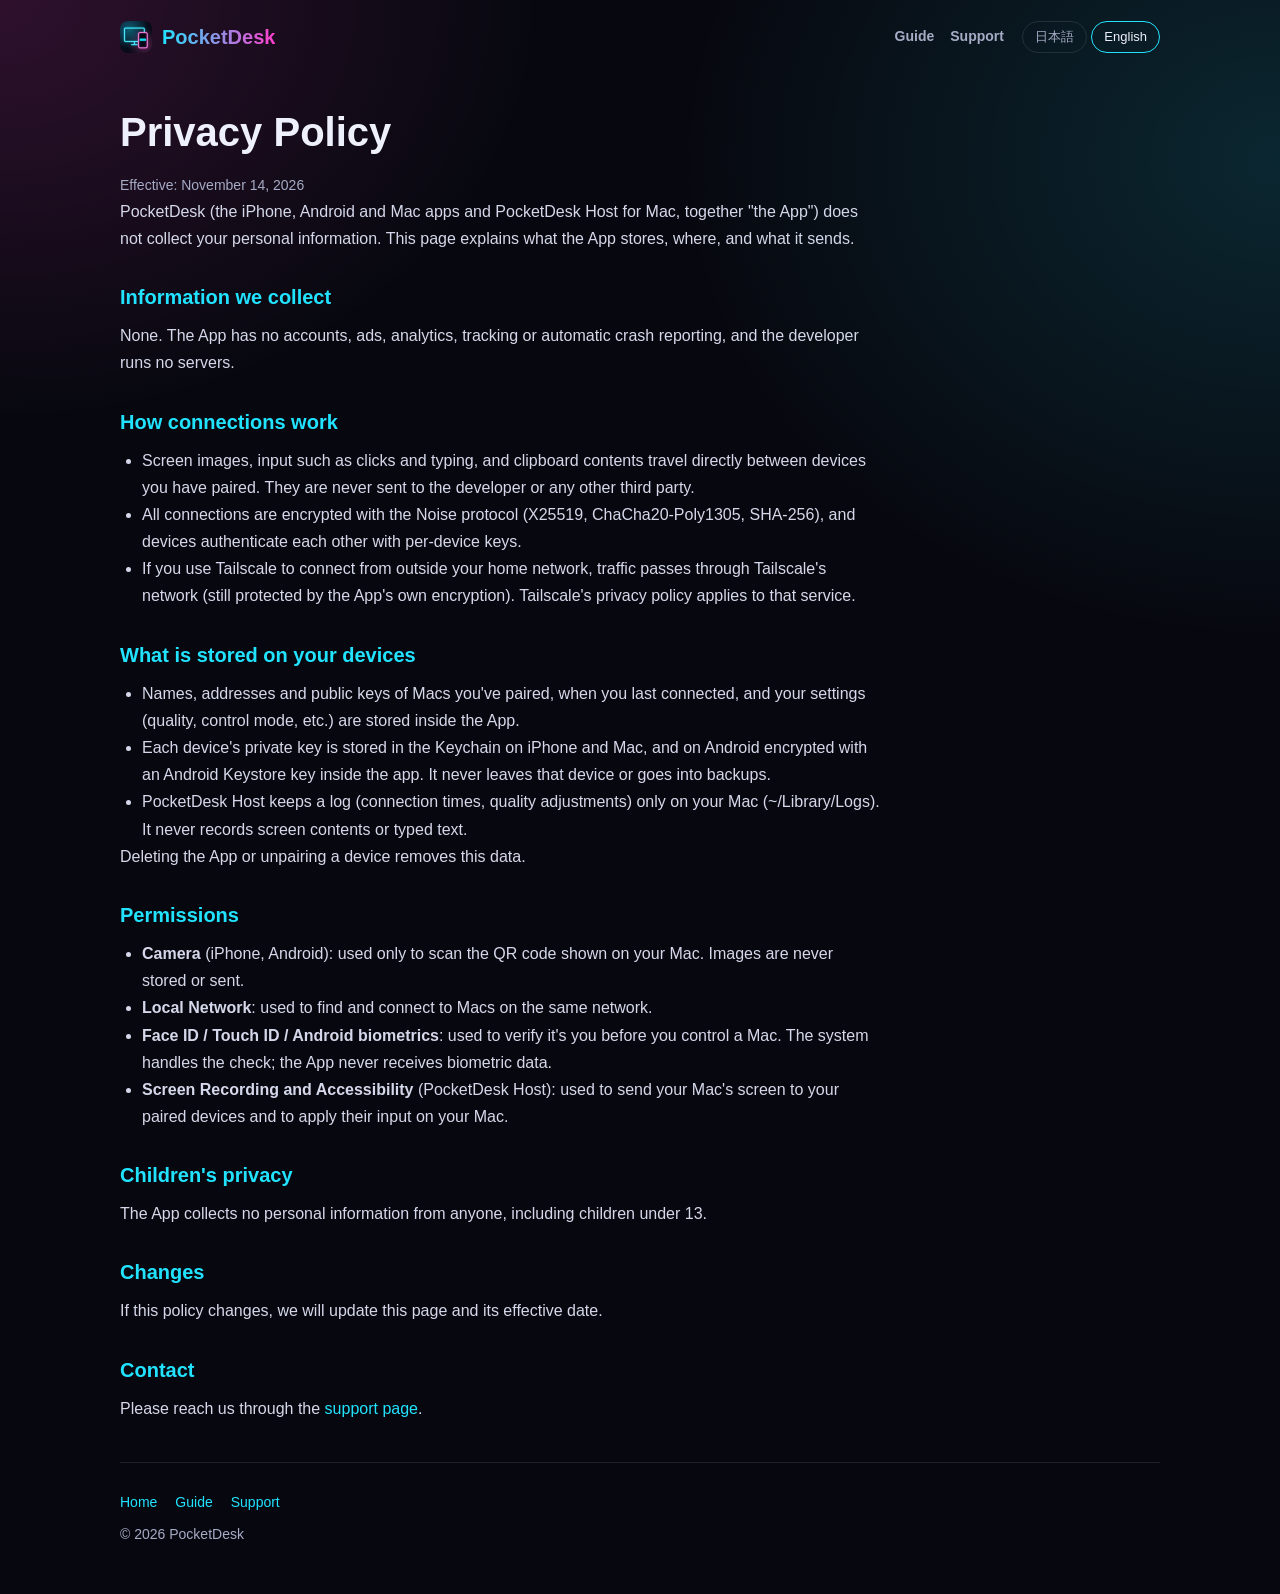
<file: privacy.html>
<!doctype html>
<html lang="ja">
<head>
<meta charset="utf-8">
<meta name="viewport" content="width=device-width, initial-scale=1">
<title>プライバシーポリシー — PocketDesk</title>
<meta name="title-ja" content="プライバシーポリシー — PocketDesk">
<meta name="title-en" content="Privacy Policy — PocketDesk">
<link rel="icon" href="favicon.png">
<link rel="stylesheet" href="style.css">
</head>
<body>
<div class="wrap">
  <header>
    <a class="brand" href="./"><img src="img/icon.png" alt=""><span class="grad">PocketDesk</span></a>
    <div class="hright">
      <nav class="nav">
        <a href="guide.html"><span lang="ja">使い方</span><span lang="en">Guide</span></a>
        <a class="wide" href="support.html"><span lang="ja">サポート</span><span lang="en">Support</span></a>
      </nav>
      <div class="langs"><button data-lang="ja">日本語</button> <button data-lang="en">English</button></div>
    </div>
  </header>

  <article class="doc" lang="ja">
    <h1>プライバシーポリシー</h1>
    <p class="meta">施行日：2026 年 11 月 14 日</p>
    <p>PocketDesk（iPhone 版・Android 版・Mac 版のアプリと、Mac 用の PocketDesk Host。以下「本アプリ」）は、あなたの個人情報を集めません。このページでは、本アプリが何をどこに保存し、何を送るのかを説明します。</p>

    <h2>集める情報</h2>
    <p>ありません。本アプリには、アカウント、広告、アクセス解析、行動の追跡、クラッシュの自動送信のいずれもありません。開発者が運営するサーバーもありません。</p>

    <h2>通信について</h2>
    <ul>
      <li>画面の映像、クリック・文字入力などの操作、クリップボードの内容は、あなたがペアリングした機器どうしで直接やりとりされます。開発者やほかの第三者には送られません。</li>
      <li>通信はすべて Noise プロトコル（X25519・ChaCha20-Poly1305・SHA-256）で暗号化され、機器ごとの鍵で互いを確かめます。</li>
      <li>外出先からつなぐために Tailscale を使う場合、通信は Tailscale のネットワークを通ります（中身は本アプリの暗号化で守られたままです）。Tailscale の扱いは Tailscale のプライバシーポリシーに従います。</li>
    </ul>

    <h2>機器の中に保存するもの</h2>
    <ul>
      <li>ペアリングした Mac の名前・アドレス・公開鍵、最後につないだ日時、設定（画質・操作モードなど）：アプリの中に保存します。</li>
      <li>機器ごとの秘密鍵：iPhone・Mac ではキーチェーン、Android では Android Keystore の鍵で暗号化してアプリの中に保存し、ほかの機器やバックアップには移りません。</li>
      <li>PocketDesk Host のログ（つないだ時刻・画質の調整など）：Mac の中（~/Library/Logs）にだけ保存します。画面の内容や入力した文字は記録しません。</li>
    </ul>
    <p>これらはアプリを削除するか、アプリ内でペアリングを解除すると消えます。</p>

    <h2>使う機能と許可</h2>
    <ul>
      <li><b>カメラ</b>（iPhone・Android）：Mac に表示された QR コードを読み取るためだけに使い、画像は保存も送信もしません。</li>
      <li><b>ローカルネットワーク</b>：同じネットワークにある Mac を見つけてつなぐために使います。</li>
      <li><b>Face ID / Touch ID・Android の生体認証</b>：Mac を操作する前に本人確認をするために使います。判定は OS が行い、本アプリは生体情報を受け取りません。</li>
      <li><b>画面収録・アクセシビリティ</b>（PocketDesk Host）：ペアリングした機器に Mac の画面を送り、そこからの操作を Mac に届けるために使います。</li>
    </ul>

    <h2>子どものプライバシー</h2>
    <p>本アプリは誰の個人情報も集めないため、13 歳未満の子どもの情報も集めません。</p>

    <h2>このポリシーの変更</h2>
    <p>内容を変えるときは、このページを更新し、施行日を改めます。</p>

    <h2>お問い合わせ</h2>
    <p><a href="support.html">サポートページ</a>からお問い合わせください。</p>
  </article>

  <article class="doc" lang="en">
    <h1>Privacy Policy</h1>
    <p class="meta">Effective: November 14, 2026</p>
    <p>PocketDesk (the iPhone, Android and Mac apps and PocketDesk Host for Mac, together "the App") does not collect your personal information. This page explains what the App stores, where, and what it sends.</p>

    <h2>Information we collect</h2>
    <p>None. The App has no accounts, ads, analytics, tracking or automatic crash reporting, and the developer runs no servers.</p>

    <h2>How connections work</h2>
    <ul>
      <li>Screen images, input such as clicks and typing, and clipboard contents travel directly between devices you have paired. They are never sent to the developer or any other third party.</li>
      <li>All connections are encrypted with the Noise protocol (X25519, ChaCha20-Poly1305, SHA-256), and devices authenticate each other with per-device keys.</li>
      <li>If you use Tailscale to connect from outside your home network, traffic passes through Tailscale's network (still protected by the App's own encryption). Tailscale's privacy policy applies to that service.</li>
    </ul>

    <h2>What is stored on your devices</h2>
    <ul>
      <li>Names, addresses and public keys of Macs you've paired, when you last connected, and your settings (quality, control mode, etc.) are stored inside the App.</li>
      <li>Each device's private key is stored in the Keychain on iPhone and Mac, and on Android encrypted with an Android Keystore key inside the app. It never leaves that device or goes into backups.</li>
      <li>PocketDesk Host keeps a log (connection times, quality adjustments) only on your Mac (~/Library/Logs). It never records screen contents or typed text.</li>
    </ul>
    <p>Deleting the App or unpairing a device removes this data.</p>

    <h2>Permissions</h2>
    <ul>
      <li><b>Camera</b> (iPhone, Android): used only to scan the QR code shown on your Mac. Images are never stored or sent.</li>
      <li><b>Local Network</b>: used to find and connect to Macs on the same network.</li>
      <li><b>Face ID / Touch ID / Android biometrics</b>: used to verify it's you before you control a Mac. The system handles the check; the App never receives biometric data.</li>
      <li><b>Screen Recording and Accessibility</b> (PocketDesk Host): used to send your Mac's screen to your paired devices and to apply their input on your Mac.</li>
    </ul>

    <h2>Children's privacy</h2>
    <p>The App collects no personal information from anyone, including children under 13.</p>

    <h2>Changes</h2>
    <p>If this policy changes, we will update this page and its effective date.</p>

    <h2>Contact</h2>
    <p>Please reach us through the <a href="support.html">support page</a>.</p>
  </article>

  <footer>
    <nav>
      <a href="./"><span lang="ja">トップ</span><span lang="en">Home</span></a>
      <a href="guide.html"><span lang="ja">使い方</span><span lang="en">Guide</span></a>
      <a href="support.html"><span lang="ja">サポート</span><span lang="en">Support</span></a>
    </nav>
    <div>© 2026 PocketDesk</div>
  </footer>
</div>
<script src="lang.js"></script>
</body>
</html>
</file>
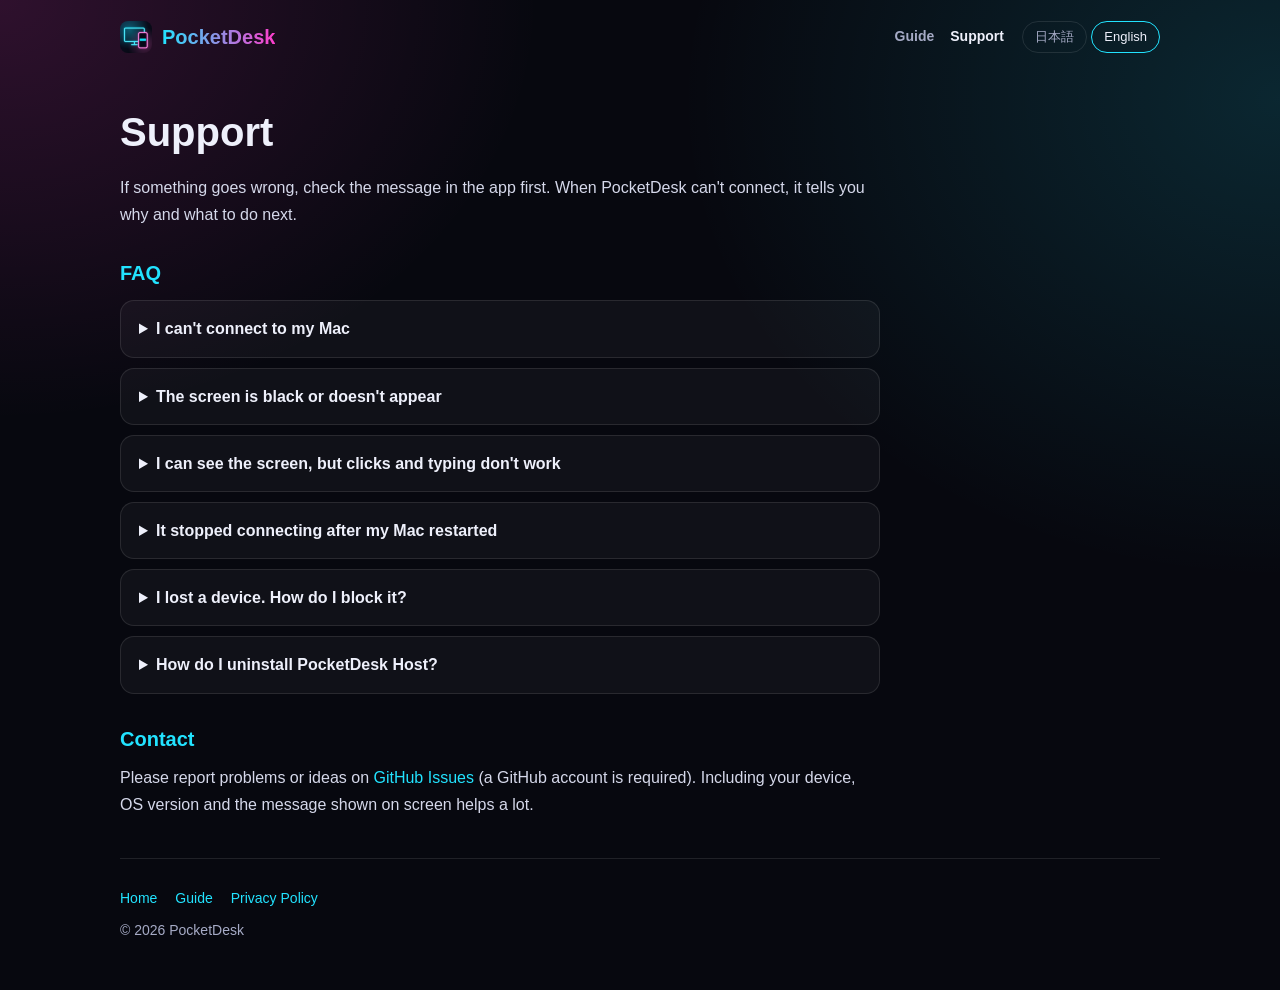
<file: support.html>
<!doctype html>
<html lang="ja">
<head>
<meta charset="utf-8">
<meta name="viewport" content="width=device-width, initial-scale=1">
<title>サポート — PocketDesk</title>
<meta name="title-ja" content="サポート — PocketDesk">
<meta name="title-en" content="Support — PocketDesk">
<link rel="icon" href="favicon.png">
<link rel="stylesheet" href="style.css">
</head>
<body>
<div class="wrap">
  <header>
    <a class="brand" href="./"><img src="img/icon.png" alt=""><span class="grad">PocketDesk</span></a>
    <div class="hright">
      <nav class="nav">
        <a href="guide.html"><span lang="ja">使い方</span><span lang="en">Guide</span></a>
        <a class="wide" href="support.html" aria-current="page"><span lang="ja">サポート</span><span lang="en">Support</span></a>
      </nav>
      <div class="langs"><button data-lang="ja">日本語</button> <button data-lang="en">English</button></div>
    </div>
  </header>

  <article class="doc" lang="ja">
    <h1>サポート</h1>
    <p>困ったときは、まずアプリに出ている表示を見てください。つながらないときは、理由と次にすることを表示します。</p>

    <h2>よくある質問</h2>
    <details><summary>Mac につながりません</summary>
      <p>Mac で PocketDesk Host が動いているか（メニューバーにアイコンがあるか）、Mac がスリープしていないか、同じ Wi-Fi にいるかを確かめてください。外出先からは Tailscale が必要で、Mac がスリープ・ロックしていないことも必要です（<a href="guide.html#away">外出先からの設定のしかた</a>）。</p></details>
    <details><summary>画面が映らない・真っ暗です</summary>
      <p>Mac の「システム設定」→「プライバシーとセキュリティ」→「画面収録とシステムオーディオ録音」で PocketDesk Host をオンにしてください。Mac に聞かれたら「終了して再度開く」を選びます。</p></details>
    <details><summary>見えるのにクリックや文字入力が届きません</summary>
      <p>「プライバシーとセキュリティ」→「アクセシビリティ」で PocketDesk Host をオンにしてください。オンにすると、すぐに操作できるようになります。</p></details>
    <details><summary>Mac を再起動したらつながらなくなりました</summary>
      <p>PocketDesk Host は Mac にログインすると動き始めます。メニューバーの PocketDesk で「ログイン時に起動」をオンにしておくと安心です。</p></details>
    <details><summary>なくした端末からの接続を止めたい</summary>
      <p>Mac のメニューバーの PocketDesk で、その端末の許可を取り消してください。すべての端末をまとめて止めるときは「セキュリティをリセット…」を使います。</p></details>
    <details><summary>PocketDesk Host を削除するには</summary>
      <p>PocketDesk Host を終了し、「アプリケーション」フォルダからゴミ箱に入れてください。設定は <code>~/Library/Application Support/PocketDesk</code> にあります。</p></details>

    <h2>お問い合わせ</h2>
    <p>不具合やご要望は <a href="https://github.com/Shosuke24/pocketdesk/issues">GitHub の Issues</a> へお寄せください（GitHub のアカウントが必要です）。使っている機種・OS のバージョンと、画面に出ていた表示を書いていただけると助かります。</p>
  </article>

  <article class="doc" lang="en">
    <h1>Support</h1>
    <p>If something goes wrong, check the message in the app first. When PocketDesk can't connect, it tells you why and what to do next.</p>

    <h2>FAQ</h2>
    <details><summary>I can't connect to my Mac</summary>
      <p>Make sure PocketDesk Host is running on the Mac (its icon is in the menu bar), the Mac isn't asleep, and you're on the same Wi-Fi. To connect from elsewhere you need Tailscale, and your Mac must stay awake and unlocked (<a href="guide.html#away">how to set it up</a>).</p></details>
    <details><summary>The screen is black or doesn't appear</summary>
      <p>On the Mac, open System Settings &gt; Privacy &amp; Security &gt; Screen &amp; System Audio Recording and turn on PocketDesk Host. If asked, choose "Quit &amp; Reopen".</p></details>
    <details><summary>I can see the screen, but clicks and typing don't work</summary>
      <p>Turn on PocketDesk Host in Privacy &amp; Security &gt; Accessibility. It takes effect right away.</p></details>
    <details><summary>It stopped connecting after my Mac restarted</summary>
      <p>PocketDesk Host starts when you log in to your Mac. Turn on "Open at Login" from the PocketDesk menu bar icon.</p></details>
    <details><summary>I lost a device. How do I block it?</summary>
      <p>From the PocketDesk menu bar icon on your Mac, remove that device's access. To block every device at once, use "Reset Security…".</p></details>
    <details><summary>How do I uninstall PocketDesk Host?</summary>
      <p>Quit PocketDesk Host and move it from the Applications folder to the Trash. Its settings are in <code>~/Library/Application Support/PocketDesk</code>.</p></details>

    <h2>Contact</h2>
    <p>Please report problems or ideas on <a href="https://github.com/Shosuke24/pocketdesk/issues">GitHub Issues</a> (a GitHub account is required). Including your device, OS version and the message shown on screen helps a lot.</p>
  </article>

  <footer>
    <nav>
      <a href="./"><span lang="ja">トップ</span><span lang="en">Home</span></a>
      <a href="guide.html"><span lang="ja">使い方</span><span lang="en">Guide</span></a>
      <a href="privacy.html"><span lang="ja">プライバシーポリシー</span><span lang="en">Privacy Policy</span></a>
    </nav>
    <div>© 2026 PocketDesk</div>
  </footer>
</div>
<script src="lang.js"></script>
</body>
</html>
</file>
<file: style.css>
:root {
  --bg: #07080f;
  --panel: rgba(255, 255, 255, 0.04);
  --line: rgba(255, 255, 255, 0.10);
  --text: #eef0fb;
  --dim: #a6abc6;
  --cyan: #22e3ff;
  --pink: #ff3dcc;
  --lime: #b8ff5c;
}
* { box-sizing: border-box; margin: 0; padding: 0; }
html { scroll-behavior: smooth; }
body {
  font-family: -apple-system, BlinkMacSystemFont, "Hiragino Sans", "Hiragino Kaku Gothic ProN", "Segoe UI", sans-serif;
  color: var(--text);
  background:
    radial-gradient(900px 700px at 0% 0%, rgba(255, 61, 204, 0.16), transparent 60%),
    radial-gradient(1000px 800px at 100% 10%, rgba(34, 227, 255, 0.14), transparent 60%),
    var(--bg);
  line-height: 1.7;
  -webkit-font-smoothing: antialiased;
  word-break: auto-phrase;
}
a { color: var(--cyan); text-decoration: none; }
a:hover { text-decoration: underline; }
.wrap { max-width: 1080px; margin: 0 auto; padding: 0 20px; }

/* 言語の切り替え: <html lang> に合わせて片方だけ出す */
html[lang="ja"] [lang="en"]:not(html), html[lang="en"] [lang="ja"]:not(html) { display: none !important; }

header { display: flex; align-items: center; justify-content: space-between; padding: 20px 0; }
.brand { display: flex; align-items: center; gap: 10px; font-weight: 800; font-size: 20px; color: var(--text); }
.brand img { width: 32px; height: 32px; border-radius: 8px; }
.grad { background: linear-gradient(90deg, var(--cyan), var(--pink)); -webkit-background-clip: text; background-clip: text; color: transparent; }
.langs button {
  background: none; border: 1px solid var(--line); color: var(--dim); border-radius: 999px;
  padding: 4px 12px; font: inherit; font-size: 13px; cursor: pointer;
}
.langs button[aria-pressed="true"] { color: var(--text); border-color: var(--cyan); }
.hright { display: flex; align-items: center; gap: 18px; }
.nav { display: flex; gap: 16px; font-size: 14px; font-weight: 600; }
.nav a { color: var(--dim); }
.nav a:hover, .nav a[aria-current="page"] { color: var(--text); text-decoration: none; }
@media (max-width: 600px) { .nav .wide { display: none; } .hright { gap: 12px; } }

/* 2 行のボタン（App Store・ダウンロード） */
.btn.two { flex-direction: column; align-items: flex-start; gap: 0; line-height: 1.25; padding: 10px 22px 11px; }
.btn.two small { font-size: 12px; font-weight: 600; opacity: 0.75; }
.btn.two b { font-size: 17px; word-break: keep-all; }

.hero { padding: 48px 0 24px; text-align: center; }
.hero h1 { font-size: clamp(38px, 7vw, 72px); line-height: 1.12; font-weight: 800; letter-spacing: -0.02em; }
.hero p.lead { margin: 18px auto 0; max-width: 640px; font-size: clamp(16px, 2.2vw, 20px); color: var(--dim); }
.cta { display: flex; flex-wrap: wrap; justify-content: center; gap: 12px; margin-top: 28px; }
.btn {
  display: inline-flex; align-items: center; gap: 8px; padding: 13px 22px; border-radius: 14px;
  font-weight: 700; font-size: 16px; border: 1px solid var(--line); color: var(--text); background: var(--panel);
}
.btn.primary { background: var(--cyan); color: #04121a; border-color: transparent; box-shadow: 0 0 28px rgba(34, 227, 255, 0.45); }
.btn:hover { text-decoration: none; filter: brightness(1.08); }
.btn.disabled { opacity: 0.55; pointer-events: none; }
.note { margin-top: 10px; font-size: 13px; color: var(--dim); }
.shot { display: block; width: 100%; max-width: 980px; margin: 36px auto 0; border-radius: 22px; border: 1px solid var(--line);
  box-shadow: 0 30px 90px rgba(0, 0, 0, 0.55), 0 0 80px rgba(34, 227, 255, 0.12); }

section { padding: 56px 0; }
section h2 { font-size: clamp(26px, 4vw, 36px); line-height: 1.25; margin-bottom: 18px; }
.grid { display: grid; grid-template-columns: repeat(auto-fit, minmax(240px, 1fr)); gap: 16px; }
.card { background: var(--panel); border: 1px solid var(--line); border-radius: 18px; padding: 22px; }
.card h3 { font-size: 18px; margin-bottom: 6px; }
.card p { color: var(--dim); font-size: 15px; }
.steps { counter-reset: s; list-style: none; display: grid; gap: 12px; }
.steps li { counter-increment: s; position: relative; padding: 16px 18px 16px 62px; background: var(--panel); border: 1px solid var(--line); border-radius: 16px; }
.steps li::before {
  content: counter(s); position: absolute; left: 16px; top: 14px; width: 32px; height: 32px; border-radius: 50%;
  background: var(--cyan); color: #04121a; font-weight: 800; display: grid; place-items: center;
}
.steps li b { display: block; }
.steps li span { color: var(--dim); font-size: 15px; }
.split { display: grid; grid-template-columns: 1fr 1fr; gap: 28px; align-items: center; }
.split img { width: 100%; border-radius: 18px; border: 1px solid var(--line); }
@media (max-width: 760px) { .split { grid-template-columns: 1fr; } .split > div { order: -1; } }

.doc { max-width: 760px; }
.doc h1 { font-size: clamp(28px, 5vw, 40px); margin: 24px 0 8px; }
.doc h2 { font-size: 20px; margin: 28px 0 8px; color: var(--cyan); }
.doc p, .doc li { color: #d5d8ea; }
.doc ul { padding-left: 22px; }
.doc .meta { color: var(--dim); font-size: 14px; }
details { background: var(--panel); border: 1px solid var(--line); border-radius: 14px; padding: 14px 18px; margin: 10px 0; }
details summary { cursor: pointer; font-weight: 700; }
details p { margin-top: 8px; color: #d5d8ea; }
code { background: rgba(255, 255, 255, 0.08); padding: 1px 6px; border-radius: 6px; font-size: 0.92em; }

footer { border-top: 1px solid var(--line); margin-top: 40px; padding: 28px 0 48px; color: var(--dim); font-size: 14px; }
footer nav { display: flex; flex-wrap: wrap; gap: 18px; margin-bottom: 8px; }

/* 中央寄せのリンク */
.more { text-align: center; margin-top: 18px; font-size: 15px; }

/* 見出しの組み方（日本語の詰め・文節で折り返す） */
h1, h2, h3 { font-feature-settings: "palt"; word-break: auto-phrase; text-wrap: balance; }

/* ---------- iPhone で見ている人向け ---------- */
.onlym { display: none; }
@media (max-width: 700px) { .onlym { display: block; } }
.sendmac {
  margin-top: 14px; padding: 14px; border-radius: 16px; font-size: 14px; color: #d9dcf0;
  background: rgba(34, 227, 255, .06); border: 1px solid rgba(34, 227, 255, .25);
}
.sendmac b { color: var(--cyan); }
.sendmac code { word-break: break-all; }
.share { display: none; margin-top: 10px; font: inherit; font-weight: 800; font-size: 14px; color: #04121a; background: var(--cyan); border: 0; border-radius: 12px; padding: 9px 14px; cursor: pointer; }
.can-share .share { display: inline-block; }

@media (max-width: 520px) {
  header { gap: 10px; }
  .brand { font-size: 18px; gap: 8px; }
  .brand img { width: 28px; height: 28px; }
  .langs button { padding: 3px 9px; font-size: 12px; }
  .btn.two b { font-size: 15.5px; }
}
</file>
<file: guide.css>
/* ===== 使い方ガイド（guide.html）だけで使う見た目 ===== */

/* 出てくるときにふわっと（JS があるときだけ隠す） */
.js .rv { opacity: 0; transform: translateY(18px); transition: opacity .7s ease, transform .7s cubic-bezier(.2, .7, .2, 1); }
.js .rv.in { opacity: 1; transform: none; }

svg.i { width: 22px; height: 22px; fill: none; stroke: currentColor; stroke-width: 1.8; stroke-linecap: round; stroke-linejoin: round; }

/* ---------- ヒーロー ---------- */
.ghero { display: grid; grid-template-columns: 1.1fr 1fr; gap: 40px; align-items: center; padding: 36px 0 28px; }
.eyebrow {
  display: inline-block; font-size: 13px; font-weight: 800; letter-spacing: .08em; color: var(--cyan);
  padding: 4px 12px; border: 1px solid rgba(34, 227, 255, .35); border-radius: 999px; background: rgba(34, 227, 255, .06);
}
.ghero h1 { font-size: clamp(32px, 4.3vw, 48px); line-height: 1.2; font-weight: 800; letter-spacing: -0.01em; margin-top: 16px; }
.nw { display: inline-block; }
.gtext > p, .shead p, .use p, .card p { text-wrap: pretty; }
.ghero .lead { margin-top: 18px; font-size: clamp(16px, 1.9vw, 19px); color: var(--dim); max-width: 32em; }
.ghero .cta { justify-content: flex-start; }
.chips { display: flex; flex-wrap: wrap; gap: 8px; margin-top: 20px; }
.chip { font-size: 13px; font-weight: 700; padding: 5px 12px; border-radius: 999px; background: var(--panel); border: 1px solid var(--line); }
.chip::before { content: "✓"; color: var(--lime); margin-right: 6px; }
.hvis { position: relative; padding: 12% 0 12% 17%; }
.hvis .float { position: absolute; left: 0; top: 50%; width: 27%; max-width: none; margin: 0; padding: 2.4%; transform: translateY(-44%); z-index: 2; box-shadow: inset 0 0 0 1px rgba(255, 255, 255, .14), 0 30px 70px rgba(0, 0, 0, .7), 0 0 50px rgba(255, 61, 204, .18); }
.hvis .float .tapat::before, .hvis .float .tapat::after { transform-origin: center; }
.live {
  position: absolute; right: -6px; bottom: 5%; display: flex; align-items: center; gap: 8px; z-index: 3;
  padding: 9px 14px; border-radius: 14px; font-size: 13px; font-weight: 700; white-space: nowrap;
  background: rgba(14, 16, 28, .92); border: 1px solid var(--line); box-shadow: 0 14px 40px rgba(0, 0, 0, .5);
}
.live::before { content: ""; width: 9px; height: 9px; border-radius: 50%; background: #3ddc84; box-shadow: 0 0 10px #3ddc84; animation: blink 1.6s infinite; }
@keyframes blink { 50% { opacity: .35; } }
@media (max-width: 860px) {
  .ghero { grid-template-columns: 1fr; text-align: center; }
  .ghero .cta, .chips { justify-content: center; }
  .ghero .lead { margin-inline: auto; }
  .live { right: 0; font-size: 12px; padding: 7px 11px; }
}

/* iPhone の枠 */
.device {
  position: relative; padding: 2.1%; border-radius: 8% / 17.5%;
  background: linear-gradient(150deg, #3b3f55, #11131d 45%, #282c3d);
  box-shadow: inset 0 0 0 1px rgba(255, 255, 255, .14), 0 40px 90px rgba(0, 0, 0, .6), 0 0 90px rgba(34, 227, 255, .16);
}
.device img { display: block; width: 100%; height: auto; border-radius: 5.9% / 12.8%; }
.device.port { padding: 3.4%; border-radius: 16% / 7.4%; max-width: 290px; margin: 0 auto; }
.device.port img { border-radius: 12.6% / 5.8%; }
.scr { position: relative; }

/* ページ内の目次 */
.toc {
  position: sticky; top: 0; z-index: 20; display: flex; gap: 8px; overflow-x: auto; scrollbar-width: none;
  padding: 12px 20px; margin: 28px -20px 0;
  background: rgba(7, 8, 15, .78); -webkit-backdrop-filter: blur(14px); backdrop-filter: blur(14px);
  box-shadow: 0 0 0 100vmax rgba(7, 8, 15, .78); clip-path: inset(0 -100vmax);
}
.toc::-webkit-scrollbar { display: none; }
.toc a {
  white-space: nowrap; padding: 6px 14px; border-radius: 999px; font-size: 14px; font-weight: 700;
  color: var(--dim); border: 1px solid var(--line);
}
.toc a:hover { text-decoration: none; color: var(--text); }
.toc a.on { color: #04121a; background: var(--cyan); border-color: transparent; }
section[id] { scroll-margin-top: 64px; }

/* 見出し */
.shead { text-align: center; max-width: 740px; margin: 0 auto 36px; }
.kicker { color: var(--pink); font-weight: 800; font-size: 13px; letter-spacing: .14em; }
.shead h2 { margin: 6px 0 10px; }
.shead p { color: var(--dim); }

/* ---------- こんなときに ---------- */
.uses { display: grid; grid-template-columns: repeat(4, 1fr); gap: 16px; }
@media (max-width: 900px) { .uses { grid-template-columns: repeat(2, 1fr); } }
@media (max-width: 520px) { .uses { grid-template-columns: 1fr; } }
.use { padding: 22px; border-radius: 20px; background: var(--panel); border: 1px solid var(--line); }
.ic { width: 46px; height: 46px; border-radius: 13px; display: grid; place-items: center; background: rgba(34, 227, 255, .1); color: var(--cyan); margin-bottom: 14px; }
.use:nth-child(even) .ic, .safe .card:nth-child(even) .ic { background: rgba(255, 61, 204, .1); color: var(--pink); }
.use h3 { font-size: 17px; margin-bottom: 6px; }
.use p { color: var(--dim); font-size: 14.5px; }

/* ---------- はじめかた ---------- */
.gsteps { display: grid; gap: 22px; }
.gstep {
  display: grid; grid-template-columns: 1fr 1fr; gap: 44px; align-items: center;
  padding: 36px; border-radius: 28px; background: var(--panel); border: 1px solid var(--line);
}
.gstep:nth-child(even) .gtext { order: 2; }
@media (max-width: 860px) {
  .gstep { grid-template-columns: 1fr; padding: 24px 20px; gap: 26px; }
  .gstep:nth-child(even) .gtext { order: 0; }
}
.snum { display: inline-flex; align-items: center; gap: 10px; font-weight: 800; font-size: 13px; letter-spacing: .12em; color: var(--cyan); }
.snum b {
  display: grid; place-items: center; width: 34px; height: 34px; border-radius: 50%;
  background: var(--cyan); color: #04121a; font-size: 16px; letter-spacing: 0; box-shadow: 0 0 18px rgba(34, 227, 255, .5);
}
.gstep.last .snum { color: var(--lime); }
.gstep.last .snum b { background: var(--lime); box-shadow: 0 0 18px rgba(184, 255, 92, .5); }
.gtext h3 { font-size: clamp(22px, 2.8vw, 28px); line-height: 1.35; margin: 12px 0 10px; }
.gtext > p { color: var(--dim); }
.mini { margin-top: 14px; list-style: none; counter-reset: m; display: grid; gap: 9px; }
.mini li { counter-increment: m; position: relative; padding-left: 32px; color: #d5d8ea; font-size: 15.5px; }
.mini li::before {
  content: counter(m); position: absolute; left: 0; top: 3px; width: 21px; height: 21px; border-radius: 50%;
  border: 1.5px solid rgba(34, 227, 255, .7); color: var(--cyan); font-size: 12px; font-weight: 800; display: grid; place-items: center;
}
.mini b { color: var(--text); }
.tip {
  margin-top: 16px; padding: 12px 14px; border-radius: 14px; font-size: 14px; color: #dbe5cb;
  background: rgba(184, 255, 92, .06); border: 1px solid rgba(184, 255, 92, .22);
}
.tip strong { color: var(--lime); margin-right: 4px; }
.gtext .cta { justify-content: flex-start; margin-top: 18px; }
@media (max-width: 860px) { .gtext .cta { justify-content: center; } }

/* STEP 1: App Store の札 */
.appcard {
  display: flex; gap: 16px; align-items: center; padding: 18px; border-radius: 22px; max-width: 430px; margin: 0 auto;
  background: #10121d; border: 1px solid var(--line); box-shadow: 0 24px 60px rgba(0, 0, 0, .45);
}
.appcard img { width: 70px; height: 70px; border-radius: 16px; }
.appcard .t { min-width: 0; }
.appcard .t b { display: block; font-size: 16px; line-height: 1.35; }
.appcard .t span { font-size: 13px; color: var(--dim); }
.appcard .get { flex: none; white-space: nowrap; margin-left: auto; padding: 6px 18px; border-radius: 999px; background: var(--cyan); color: #04121a; font-weight: 800; font-size: 14px; }
.appcard .get:hover { text-decoration: none; filter: brightness(1.08); }
.qrbox {
  display: flex; align-items: center; gap: 16px; max-width: 430px; margin: 14px auto 0; padding: 14px;
  border-radius: 18px; border: 1px dashed rgba(255, 255, 255, .2);
}
.qrbox img { width: 92px; height: 92px; border-radius: 10px; flex: none; }
.qrbox p { font-size: 14px; color: var(--dim); }
@media (max-width: 700px) { .qrbox { display: none; } }

/* STEP 2: Mac の画面（メニューバー） */
.mac {
  position: relative; aspect-ratio: 16 / 10; border-radius: 16px; overflow: hidden; border: 1px solid rgba(255, 255, 255, .14);
  background:
    radial-gradient(90% 80% at 0% 100%, rgba(255, 61, 204, .42), transparent 60%),
    radial-gradient(90% 80% at 100% 0%, rgba(34, 227, 255, .32), transparent 60%), #151729;
  box-shadow: 0 24px 60px rgba(0, 0, 0, .45);
}
.mbar {
  display: flex; align-items: center; justify-content: space-between; height: 36px; padding: 0 12px;
  font-size: 12px; color: #eceefa; background: rgba(10, 11, 20, .5); -webkit-backdrop-filter: blur(8px); backdrop-filter: blur(8px);
}
.mbar .l { display: flex; gap: 14px; } .mbar .l b { font-weight: 800; }
.mbar .r { display: flex; align-items: center; gap: 12px; }
.pdi { position: relative; display: block; width: 18px; height: 18px; }
.pdi img { width: 18px; height: 18px; border-radius: 5px; display: block; }
.pdi::after { content: ""; position: absolute; inset: -4px; border-radius: 8px; border: 2px solid var(--cyan); animation: pulse 1.8s infinite; }
@keyframes pulse { 0% { opacity: .95; transform: scale(.85); } 100% { opacity: 0; transform: scale(1.3); } }
.callout {
  position: absolute; right: 22px; top: 50px; padding: 7px 12px; border-radius: 10px; font-size: 12.5px; font-weight: 800;
  color: #04121a; background: var(--cyan); box-shadow: 0 0 22px rgba(34, 227, 255, .5);
}
.callout::before { content: ""; position: absolute; right: 52px; top: -6px; border: 6px solid transparent; border-top: 0; border-bottom-color: var(--cyan); }
.flow { position: absolute; left: 0; right: 0; top: 36px; bottom: 0; display: flex; align-items: center; justify-content: center; gap: 4%; padding-top: 6%; }
.fi { display: flex; flex-direction: column; align-items: center; gap: 8px; font-size: 12px; color: #e3e6f5; text-align: center; word-break: keep-all; }
.fi .pic { height: 62px; display: grid; place-items: end center; }
.zipi { position: relative; width: 46px; height: 58px; border-radius: 6px; background: linear-gradient(#f0f1f8, #c6cadd); }
.zipi::before { content: ""; position: absolute; left: 50%; top: 0; width: 6px; margin-left: -3px; height: 55%; background: repeating-linear-gradient(#6d7186 0 3px, #e8e9f2 3px 6px); }
.fold { position: relative; width: 64px; height: 50px; border-radius: 7px; background: linear-gradient(#6fd0ff, #2a8ff0); }
.fold::before { content: ""; position: absolute; left: 0; top: -7px; width: 28px; height: 12px; border-radius: 5px 5px 0 0; background: #6fd0ff; }
.fold::after { content: "A"; position: absolute; inset: 0; display: grid; place-items: center; font-weight: 900; font-size: 20px; color: rgba(255, 255, 255, .55); }
.fi .appi { width: 58px; height: 58px; border-radius: 13px; display: block; }
.arr { color: var(--cyan); font-size: 22px; font-weight: 800; margin-bottom: 26px; }

/* STEP 3: システム設定 */
.set { border-radius: 16px; overflow: hidden; background: #1c1d28; border: 1px solid rgba(255, 255, 255, .14); box-shadow: 0 24px 60px rgba(0, 0, 0, .45); font-size: 13.5px; }
.tb { display: flex; align-items: center; gap: 7px; padding: 11px 14px; background: #252632; border-bottom: 1px solid rgba(255, 255, 255, .07); }
.tb i { width: 11px; height: 11px; border-radius: 50%; background: #ff5f57; }
.tb i:nth-child(2) { background: #febc2e; } .tb i:nth-child(3) { background: #28c840; }
.tb span { margin-left: 10px; font-weight: 700; color: #e9ebf6; font-size: 13px; }
.set .bd { padding: 16px; display: grid; gap: 14px; }
.sg h4 { font-size: 12.5px; color: var(--dim); font-weight: 700; margin: 0 0 7px 4px; }
.sr { display: flex; align-items: center; gap: 10px; padding: 10px 12px; border-radius: 11px; background: #272834; }
.sr img { width: 24px; height: 24px; border-radius: 6px; }
.sr span { flex: 1; color: #eef0fb; font-weight: 600; }
.tg { position: relative; width: 38px; height: 22px; border-radius: 999px; background: #4b4c59; transition: background .35s; flex: none; }
.tg::after { content: ""; position: absolute; left: 2px; top: 2px; width: 18px; height: 18px; border-radius: 50%; background: #fff; transition: transform .35s; box-shadow: 0 1px 3px rgba(0, 0, 0, .45); }
.set.on .tg, html:not(.js) .tg { background: #0a84ff; }
.set.on .tg::after, html:not(.js) .tg::after { transform: translateX(16px); }
.set.on .tg.t1, .set.on .tg.t1::after { transition-delay: .5s; }
.set.on .tg.t2, .set.on .tg.t2::after { transition-delay: 1.3s; }

/* STEP 4: ペアリング */
.pair { position: relative; padding: 0 22% 34px 0; }
.pwin { border-radius: 18px; overflow: hidden; background: #12131e; border: 1px solid rgba(255, 255, 255, .14); text-align: center; padding-bottom: 18px; box-shadow: 0 24px 60px rgba(0, 0, 0, .45); }
.pwin b { display: block; font-size: 18px; margin-top: 14px; }
.pwin .mn { font-size: 12.5px; color: var(--dim); }
.qrw { width: 44%; margin: 14px auto 12px; padding: 9px; background: #fff; border-radius: 14px; box-shadow: 0 0 0 3px rgba(34, 227, 255, .9), 0 0 28px rgba(34, 227, 255, .55); }
.qrw img { display: block; width: 100%; }
.timer { display: inline-block; font-size: 11.5px; font-weight: 700; padding: 3px 11px; border-radius: 999px; background: rgba(255, 255, 255, .08); color: #e3e6f5; }
.sp {
  position: absolute; right: 0; bottom: 0; width: 36%; aspect-ratio: 9 / 19; border-radius: 28px; overflow: hidden;
  background: #05060b; border: 5px solid #2d3042; box-shadow: 0 30px 70px rgba(0, 0, 0, .65);
}
.vf { position: absolute; left: 13%; right: 13%; top: 24%; aspect-ratio: 1; }
.vf .q { position: absolute; inset: 14%; background: #f4f5fa; border-radius: 6px; padding: 7%; transform: rotate(-5deg); }
.vf .q img { display: block; width: 100%; }
.vf i { position: absolute; width: 22%; height: 22%; border: 3px solid #ffd60a; }
.vf i:nth-child(1) { left: 0; top: 0; border-right: 0; border-bottom: 0; border-radius: 8px 0 0 0; }
.vf i:nth-child(2) { right: 0; top: 0; border-left: 0; border-bottom: 0; border-radius: 0 8px 0 0; }
.vf i:nth-child(3) { left: 0; bottom: 0; border-right: 0; border-top: 0; border-radius: 0 0 0 8px; }
.vf i:nth-child(4) { right: 0; bottom: 0; border-left: 0; border-top: 0; border-radius: 0 0 8px 0; }
.bn {
  position: absolute; left: 5%; right: 5%; top: 72%; padding: 6px 8px; border-radius: 10px; text-align: center;
  white-space: nowrap; background: #ffd60a; color: #1d1800; font-size: 10px; font-weight: 800; line-height: 1.3; animation: bn 3.6s infinite;
}
@keyframes bn { 0%, 30% { opacity: 0; transform: translateY(6px) scale(.94); } 42%, 86% { opacity: 1; transform: none; } 96%, 100% { opacity: 0; } }

/* STEP 5 とヒーローのタップの波紋 */
.tapat { position: absolute; width: 0; height: 0; }
.tapat::before, .tapat::after {
  content: ""; position: absolute; left: -16px; top: -16px; width: 32px; height: 32px; border-radius: 50%;
}
.tapat::before { background: rgba(255, 255, 255, .85); box-shadow: 0 0 18px rgba(34, 227, 255, .9); animation: tapdot 2.6s infinite; }
.tapat::after { border: 2px solid #fff; opacity: 0; animation: rip 2.6s infinite; }
@keyframes tapdot { 0%, 15% { opacity: 0; transform: scale(1.4); } 28% { opacity: 1; transform: scale(1); } 36% { transform: scale(.8); } 46% { opacity: 1; transform: scale(1); } 62%, 100% { opacity: 0; } }

/* ---------- 操作のしかた（動く絵） ---------- */
.gestures { display: grid; grid-template-columns: repeat(4, 1fr); gap: 14px; }
@media (max-width: 960px) { .gestures { grid-template-columns: repeat(2, 1fr); } }
@media (max-width: 460px) { .gestures { grid-template-columns: 1fr; } }
.g { background: var(--panel); border: 1px solid var(--line); border-radius: 20px; padding: 12px 12px 16px; }
.g h3 { font-size: 16px; margin: 12px 4px 2px; }
.g p { font-size: 13.5px; color: var(--dim); margin: 0 4px; }
.gx {
  position: relative; aspect-ratio: 16 / 10; border-radius: 13px; overflow: hidden; border: 1px solid rgba(255, 255, 255, .08);
  background:
    radial-gradient(110% 90% at 0% 100%, rgba(255, 61, 204, .34), transparent 60%),
    radial-gradient(100% 80% at 100% 0%, rgba(34, 227, 255, .28), transparent 60%), #141626;
}
.gx .w { position: absolute; background: rgba(22, 24, 38, .94); border: 1px solid rgba(255, 255, 255, .13); border-radius: 7px; overflow: hidden; }
.gx .w::before { content: ""; position: absolute; left: 6px; top: 5px; width: 5px; height: 5px; border-radius: 50%; background: #ff5f57; box-shadow: 7px 0 #febc2e, 14px 0 #28c840; }
.gx .ln { position: absolute; height: 5px; border-radius: 3px; background: rgba(255, 255, 255, .2); }
.f {
  position: absolute; width: 26px; height: 26px; margin: -13px 0 0 -13px; border-radius: 50%; z-index: 5;
  background: rgba(255, 255, 255, .88); box-shadow: 0 0 0 5px rgba(255, 255, 255, .16), 0 0 18px rgba(34, 227, 255, .85);
}
.rip { position: absolute; width: 26px; height: 26px; margin: -13px 0 0 -13px; border-radius: 50%; border: 2px solid var(--cyan); opacity: 0; z-index: 4; }
@keyframes rip { 0%, 27% { opacity: 0; transform: scale(.6); } 30% { opacity: .95; transform: scale(.8); } 52% { opacity: 0; transform: scale(2.7); } 100% { opacity: 0; } }
.g:not(.in) .gx * { animation-play-state: paused !important; }

/* 触る／2 回触る */
.g-tap .ico { position: absolute; left: 50%; top: 52%; width: 22%; aspect-ratio: 1.2; margin: -9% 0 0 -11%; border-radius: 6px; background: linear-gradient(#6fd0ff, #2a8ff0); animation: sel 2.6s infinite; }
.g-tap .ico::after { content: ""; position: absolute; left: -10%; right: -10%; bottom: -26%; height: 14%; border-radius: 3px; background: rgba(255, 255, 255, .35); }
@keyframes sel { 0%, 26% { box-shadow: none; } 30%, 60% { box-shadow: 0 0 0 3px rgba(34, 227, 255, .9), 0 0 16px rgba(34, 227, 255, .7); } 75%, 100% { box-shadow: none; } }
.g-tap .f { left: 54%; top: 58%; animation: tapdot2 2.6s infinite; }
.g-tap .rip { left: 54%; top: 58%; animation: rip 2.6s infinite; }
.g-tap .rip.r2 { animation-delay: .3s; }
@keyframes tapdot2 { 0%, 12% { opacity: 0; transform: scale(1.4); } 24% { opacity: 1; transform: scale(1); } 30% { transform: scale(.8); } 36% { transform: scale(1); } 42% { transform: scale(.8); } 48% { opacity: 1; transform: scale(1); } 64%, 100% { opacity: 0; } }

/* 1 本指でなぞる */
.g-scroll .w { left: 14%; right: 14%; top: 12%; bottom: 0; border-bottom-left-radius: 0; border-bottom-right-radius: 0; }
.g-scroll .w::after { content: ""; position: absolute; left: 0; right: 0; top: 0; height: 16%; background: rgb(22, 24, 38); z-index: 1; }
.g-scroll .w::before { z-index: 2; }
.g-scroll .list { position: absolute; left: 10%; right: 10%; top: 26%; animation: lst 3.2s infinite; }
.g-scroll .list i { display: block; height: 6px; border-radius: 3px; background: rgba(255, 255, 255, .22); margin-bottom: 9px; }
.g-scroll .list i:nth-child(3n) { width: 62%; background: rgba(34, 227, 255, .45); }
.g-scroll .list i:nth-child(3n+1) { width: 88%; }
@keyframes lst {
  0%, 18% { transform: translateY(0); opacity: 1; animation-timing-function: cubic-bezier(.12, .65, .22, 1); }
  76%, 86% { transform: translateY(-56%); opacity: 1; }
  95% { transform: translateY(-56%); opacity: 0; }
  100% { transform: translateY(0); opacity: 0; }
}
.g-scroll .f { left: 50%; top: 78%; animation: swp 3.2s infinite; }
@keyframes swp { 0%, 8% { opacity: 0; transform: translateY(0); } 16% { opacity: 1; transform: translateY(0); } 36% { opacity: 1; transform: translateY(-260%); } 44%, 100% { opacity: 0; transform: translateY(-260%); } }

/* 長押し → 右クリック */
@property --p { syntax: "<percentage>"; inherits: false; initial-value: 0%; }
.g-long .w { left: 10%; top: 14%; width: 80%; height: 76%; }
.g-long .ln { left: 10%; }
.g-long .f { left: 34%; top: 46%; animation: hold 3.2s infinite; }
@keyframes hold { 0%, 8% { opacity: 0; transform: scale(1.4); } 16%, 70% { opacity: 1; transform: scale(.9); } 80%, 100% { opacity: 0; } }
.ring {
  position: absolute; left: 34%; top: 46%; width: 46px; height: 46px; margin: -23px 0 0 -23px; border-radius: 50%; z-index: 4;
  background: conic-gradient(var(--cyan) var(--p), transparent 0);
  -webkit-mask: radial-gradient(farthest-side, transparent calc(100% - 3px), #000 calc(100% - 3px));
  mask: radial-gradient(farthest-side, transparent calc(100% - 3px), #000 calc(100% - 3px));
  opacity: 0; animation: ringp 3.2s infinite;
}
@keyframes ringp { 0%, 16% { --p: 0%; opacity: 1; } 40% { --p: 100%; opacity: 1; } 46%, 100% { --p: 100%; opacity: 0; } }
.menu {
  position: absolute; left: 40%; top: 46%; width: 38%; padding: 5px 6px; border-radius: 7px; z-index: 3; transform-origin: 0 0;
  background: rgba(44, 46, 64, .97); border: 1px solid rgba(255, 255, 255, .16); box-shadow: 0 8px 20px rgba(0, 0, 0, .45);
  animation: menup 3.2s infinite;
}
.menu i { display: block; height: 5px; border-radius: 3px; background: rgba(255, 255, 255, .3); margin: 5px 2px; }
.menu i:first-child { background: var(--cyan); }
@keyframes menup { 0%, 40% { opacity: 0; transform: scale(.85); } 46%, 88% { opacity: 1; transform: none; } 96%, 100% { opacity: 0; } }

/* 長押ししたまま動かす → ドラッグ */
.g-drag .w.mv { left: 8%; top: 18%; width: 40%; height: 52%; overflow: visible; animation: drg 3.4s infinite; }
.g-drag .w.mv .f { left: 60%; top: 14%; animation: drgf 3.4s infinite; }
@keyframes drg { 0%, 34% { transform: translate(0, 0); } 70%, 86% { transform: translate(110%, 34%); } 100% { transform: translate(0, 0); } }
@keyframes drgf { 0%, 8% { opacity: 0; transform: scale(1.4); } 16%, 72% { opacity: 1; transform: scale(.9); } 80%, 100% { opacity: 0; } }

/* 入力欄を触る → キーボード */
.g-kbd .fld { position: absolute; left: 14%; top: 16%; width: 72%; height: 17%; border-radius: 6px; background: rgba(255, 255, 255, .08); border: 1px solid rgba(255, 255, 255, .2); overflow: hidden; }
.g-kbd .fld u { position: absolute; left: 6%; top: 32%; height: 36%; width: 0; border-radius: 2px; background: rgba(255, 255, 255, .55); animation: typ 3.6s infinite; }
@keyframes typ { 0%, 46% { width: 0; } 80%, 92% { width: 62%; } 100% { width: 0; } }
.g-kbd .f { left: 30%; top: 25%; animation: tapk 3.6s infinite; }
.g-kbd .rip { left: 30%; top: 25%; animation: ripk 3.6s infinite; }
@keyframes tapk { 0%, 6% { opacity: 0; transform: scale(1.4); } 16% { opacity: 1; transform: scale(1); } 22% { transform: scale(.8); } 30% { opacity: 1; transform: scale(1); } 40%, 100% { opacity: 0; } }
@keyframes ripk { 0%, 20% { opacity: 0; transform: scale(.6); } 22% { opacity: .95; transform: scale(.8); } 38%, 100% { opacity: 0; transform: scale(2.6); } }
.kb {
  position: absolute; left: 0; right: 0; bottom: 0; height: 46%; padding: 6px; display: grid; grid-template-columns: repeat(10, 1fr); gap: 4px;
  background: rgba(32, 34, 50, .98); border-top: 1px solid rgba(255, 255, 255, .12); animation: kbu 3.6s infinite;
}
.kb i { background: rgba(255, 255, 255, .17); border-radius: 3px; }
@keyframes kbu { 0%, 24% { transform: translateY(100%); } 34%, 90% { transform: translateY(0); } 98%, 100% { transform: translateY(100%); } }

/* ピンチ → 拡大 */
.g-pinch .zc { position: absolute; inset: 0; animation: zm 3.4s infinite; }
.g-pinch .w { left: 22%; top: 20%; width: 56%; height: 60%; }
.g-pinch .ln { left: 12%; }
@keyframes zm { 0%, 18% { transform: scale(1); } 54%, 80% { transform: scale(1.65); } 96%, 100% { transform: scale(1); } }
.g-pinch .f.a { left: 44%; top: 58%; animation: pa 3.4s infinite; }
.g-pinch .f.b { left: 56%; top: 42%; animation: pb 3.4s infinite; }
@keyframes pa { 0%, 8% { opacity: 0; transform: translate(0, 0); } 18% { opacity: 1; transform: translate(0, 0); } 54% { opacity: 1; transform: translate(-150%, 100%); } 62%, 100% { opacity: 0; transform: translate(-150%, 100%); } }
@keyframes pb { 0%, 8% { opacity: 0; transform: translate(0, 0); } 18% { opacity: 1; transform: translate(0, 0); } 54% { opacity: 1; transform: translate(150%, -100%); } 62%, 100% { opacity: 0; transform: translate(150%, -100%); } }

/* 3 本指で上 → Mission Control */
.g-three .w { width: 50%; height: 56%; }
.g-three .w.w1 { left: 14%; top: 14%; animation: mc1 3.6s infinite; }
.g-three .w.w2 { left: 36%; top: 30%; animation: mc2 3.6s infinite; }
@keyframes mc1 { 0%, 30% { transform: none; } 50%, 84% { transform: translate(-22%, -6%) scale(.66); } 100% { transform: none; } }
@keyframes mc2 { 0%, 30% { transform: none; } 50%, 84% { transform: translate(26%, 6%) scale(.66); } 100% { transform: none; } }
.g-three .fs { position: absolute; left: 50%; top: 80%; width: 0; height: 0; z-index: 5; animation: thr 3.6s infinite; }
.g-three .fs .f { top: 0; }
.g-three .fs .f:nth-child(1) { left: -34px; } .g-three .fs .f:nth-child(2) { left: 0; top: -8px; } .g-three .fs .f:nth-child(3) { left: 34px; }
@keyframes thr { 0%, 8% { opacity: 0; top: 80%; } 16% { opacity: 1; top: 80%; } 44% { opacity: 1; top: 36%; } 52%, 100% { opacity: 0; top: 36%; } }

/* トラックパッドモード */
.g-track .cur { position: absolute; left: 22%; top: 22%; z-index: 6; filter: drop-shadow(0 0 1.5px #000) drop-shadow(0 2px 4px rgba(0, 0, 0, .5)); animation: curm 3.4s infinite; }
.g-track .cur::before { content: ""; display: block; width: 14px; height: 21px; background: #fff; clip-path: polygon(0 0, 0 80%, 24% 62%, 40% 100%, 56% 93%, 41% 57%, 78% 57%); }
@keyframes curm { 0%, 14% { left: 22%; top: 22%; } 52%, 100% { left: 30%; top: 58%; } }
.g-track .tgt { position: absolute; left: 22%; top: 52%; width: 28%; height: 17%; border-radius: 5px; background: rgba(34, 227, 255, .2); border: 1px solid rgba(34, 227, 255, .6); animation: tgt 3.4s infinite; }
@keyframes tgt { 0%, 60% { background: rgba(34, 227, 255, .2); } 64%, 84% { background: var(--cyan); } 92%, 100% { background: rgba(34, 227, 255, .2); } }
.g-track .pad { position: absolute; right: 6%; bottom: 9%; width: 36%; height: 40%; border-radius: 9px; background: rgba(255, 255, 255, .05); border: 1px dashed rgba(255, 255, 255, .3); }
.g-track .pad .f { width: 18px; height: 18px; margin: -9px 0 0 -9px; left: 44%; top: 72%; animation: padf 3.4s infinite; }
@keyframes padf {
  0%, 6% { opacity: 0; left: 28%; top: 28%; transform: none; }
  14% { opacity: 1; left: 28%; top: 28%; }
  52% { opacity: 1; left: 44%; top: 72%; }
  57% { opacity: 0; left: 44%; top: 72%; }
  61% { opacity: 1; left: 44%; top: 72%; transform: scale(.8); }
  68%, 100% { opacity: 0; left: 44%; top: 72%; transform: none; }
}

/* 下のボタン */
.dock { display: grid; grid-template-columns: 1.25fr 1fr; gap: 40px; align-items: center; margin-top: 56px; }
@media (max-width: 860px) { .dock { grid-template-columns: 1fr; } }
.dock h3 { font-size: clamp(20px, 2.6vw, 26px); margin-bottom: 14px; }
.keys { list-style: none; display: grid; gap: 10px; }
.keys li { display: flex; gap: 12px; align-items: flex-start; }
.keys .k {
  flex: none; display: grid; place-items: center; width: 40px; height: 40px; border-radius: 12px;
  background: rgba(34, 227, 255, .1); color: var(--cyan); border: 1px solid rgba(34, 227, 255, .25); font-size: 18px; font-weight: 700;
}
.keys b { display: block; font-size: 15.5px; }
.keys span { color: var(--dim); font-size: 14px; }

/* ---------- つながらないとき ---------- */
.why { display: grid; grid-template-columns: 1fr 1.2fr; gap: 48px; align-items: center; }
@media (max-width: 860px) { .why { grid-template-columns: 1fr; } }
.reasons { list-style: none; display: grid; gap: 12px; }
.reasons li { display: flex; gap: 14px; align-items: center; padding: 14px 16px; border-radius: 16px; background: var(--panel); border: 1px solid var(--line); }
.reasons .ic { margin: 0; flex: none; width: 42px; height: 42px; }
.reasons b { display: block; font-size: 15.5px; }
.reasons span { color: var(--dim); font-size: 14px; }

/* ---------- 外出先から ---------- */
.route { display: flex; align-items: flex-start; justify-content: center; gap: 0; max-width: 720px; margin: 0 auto 30px; }
.node { display: flex; flex-direction: column; align-items: center; gap: 8px; width: 128px; text-align: center; font-size: 13.5px; font-weight: 700; }
.node .ic { margin: 0; width: 64px; height: 64px; border-radius: 18px; }
.node .ic svg.i { width: 30px; height: 30px; }
.node small { display: block; color: var(--dim); font-weight: 500; font-size: 12px; }
.link { flex: 1; position: relative; height: 64px; display: grid; place-items: center; }
.link::before {
  content: ""; position: absolute; left: 4px; right: 4px; top: 50%; height: 3px; margin-top: -1.5px; border-radius: 2px;
  background: repeating-linear-gradient(90deg, var(--cyan) 0 10px, transparent 10px 18px); background-size: 18px 3px; animation: flow 1s linear infinite;
}
@keyframes flow { to { background-position: 18px 0; } }
.link span {
  position: relative; padding: 5px 12px; border-radius: 999px; font-size: 12.5px; font-weight: 800; text-align: center; line-height: 1.35;
  background: #0d0f1a; border: 1px solid rgba(34, 227, 255, .45); color: var(--cyan);
}
.link span small { display: block; font-weight: 600; color: var(--dim); font-size: 11px; }
@media (max-width: 520px) { .node { width: 92px; font-size: 12.5px; } .link span small { display: none; } }

/* 家で・外出先で */
.where { display: grid; grid-template-columns: 1fr 1fr; gap: 16px; max-width: 900px; margin: 0 auto 40px; }
@media (max-width: 700px) { .where { grid-template-columns: 1fr; } }
.wcard { display: flex; gap: 16px; align-items: flex-start; padding: 22px; border-radius: 22px; background: var(--panel); border: 1px solid var(--line); }
.wcard .ic { flex: none; margin: 0; }
.wcard.out .ic { background: rgba(255, 61, 204, .1); color: var(--pink); }
.wcard h3 { font-size: 19px; margin: 8px 0 0; }
.wcard small { display: block; color: var(--dim); font-size: 13px; font-weight: 600; }
.wcard p { color: #d5d8ea; font-size: 15px; margin-top: 8px; text-wrap: pretty; }
.tag { display: inline-block; font-size: 12px; font-weight: 800; padding: 2px 10px; border-radius: 999px; color: #0b1400; background: var(--lime); }
.wcard.out .tag { color: var(--pink); background: rgba(255, 61, 204, .12); border: 1px solid rgba(255, 61, 204, .4); padding: 1px 9px; }
.whatis { max-width: 720px; margin: -6px auto 0; text-align: center; color: var(--dim); text-wrap: pretty; }
.whatis b { color: var(--text); }

/* 準備の 4 ステップ */
.subh { text-align: center; font-size: clamp(21px, 2.8vw, 26px); margin: 56px 0 20px; }
.asteps { display: grid; grid-template-columns: repeat(2, 1fr); gap: 16px; }
@media (max-width: 860px) { .asteps { grid-template-columns: 1fr; } }
.astep { padding: 26px 26px 24px; border-radius: 24px; background: var(--panel); border: 1px solid var(--line); }
.astep h4 { font-size: 20px; line-height: 1.4; margin: 12px 0 2px; font-feature-settings: "palt"; word-break: auto-phrase; text-wrap: balance; }
.astep > p:not(.tip):not(.warn) { color: #d5d8ea; font-size: 15px; margin-top: 8px; text-wrap: pretty; }
.astep > p b { color: var(--text); }
.bul { list-style: none; display: grid; gap: 10px; margin-top: 14px; }
.bul li { padding: 12px 14px; border-radius: 14px; background: rgba(255, 255, 255, .03); border: 1px solid var(--line); font-size: 14.5px; color: #d5d8ea; }
.bul li b { display: block; color: var(--text); font-size: 15px; margin-bottom: 2px; }
.warn {
  margin-top: 14px; padding: 12px 14px; border-radius: 14px; font-size: 14px; color: #f6dcec;
  background: rgba(255, 61, 204, .07); border: 1px solid rgba(255, 61, 204, .32);
}
.warn strong { color: var(--pink); margin-right: 4px; }
.astep .tip { margin-top: 12px; }
.astep.wide { grid-column: 1 / -1; }
.anotes { display: grid; gap: 0; }
@media (min-width: 861px) {
  .astep.wide .bul, .anotes { grid-template-columns: repeat(3, 1fr); gap: 12px; }
  .anotes > p { margin-top: 12px; }
}

/* 外出先では、これだけ */
.daily { display: grid; grid-template-columns: 1fr auto 1fr; align-items: stretch; gap: 14px; max-width: 840px; margin: 0 auto; }
.dstep {
  display: flex; gap: 14px; align-items: center; padding: 20px 22px; border-radius: 22px; font-weight: 800; font-size: 17px; line-height: 1.45;
  background: rgba(34, 227, 255, .06); border: 1px solid rgba(34, 227, 255, .32);
}
.dstep b {
  flex: none; display: grid; place-items: center; width: 34px; height: 34px; border-radius: 50%;
  background: var(--cyan); color: #04121a; font-size: 16px; box-shadow: 0 0 18px rgba(34, 227, 255, .5);
}
.daily .arrow { align-self: center; color: var(--cyan); font-size: 24px; font-weight: 800; }
@media (max-width: 700px) {
  .daily { grid-template-columns: 1fr; gap: 8px; }
  .daily .arrow { justify-self: center; transform: rotate(90deg); font-size: 20px; }
}
.dnote { text-align: center; color: var(--dim); font-size: 14.5px; margin-top: 14px; text-wrap: pretty; }

/* 外からつながらないとき */
.fixes { list-style: none; display: grid; grid-template-columns: 1fr 1fr; gap: 12px; max-width: 900px; margin: 0 auto; }
@media (max-width: 700px) { .fixes { grid-template-columns: 1fr; } }
.fixes li { padding: 16px 18px; border-radius: 16px; background: var(--panel); border: 1px solid var(--line); }
.fixes b { display: block; font-size: 15.5px; line-height: 1.45; font-feature-settings: "palt"; }
.fixes span { display: block; margin-top: 4px; color: var(--dim); font-size: 14px; text-wrap: pretty; }

/* Tailscale について */
.tsnotes { max-width: 900px; margin: 40px auto 0; padding: 22px 24px; border-radius: 22px; border: 1px solid var(--line); background: rgba(255, 255, 255, .02); }
.tsnotes h3 { font-size: 17px; margin-bottom: 10px; }
.tsnotes ul { padding-left: 20px; display: grid; gap: 8px; color: #d5d8ea; font-size: 14.5px; }
.tsnotes ul b { color: var(--text); }
.tsnotes .tm { margin-top: 14px; font-size: 12.5px; color: var(--dim); }

/* ---------- 安心 ---------- */
.safe .card .ic { margin-bottom: 12px; }

/* ---------- よくある質問 ---------- */
.faq { max-width: 800px; margin: 0 auto; }
.faq details { padding: 16px 20px; }
.faq summary { font-size: 16px; list-style: none; position: relative; padding-right: 28px; }
.faq summary::-webkit-details-marker { display: none; }
.faq summary::after { content: "+"; position: absolute; right: 0; top: 50%; line-height: 1; font-size: 22px; color: var(--cyan); transform: translateY(-50%); transition: transform .2s; }
.faq details[open] summary::after { transform: translateY(-50%) rotate(45deg); }

/* ---------- 最後の呼びかけ ---------- */
.final {
  position: relative; text-align: center; padding: 56px 28px; border-radius: 32px; overflow: hidden;
  background:
    radial-gradient(70% 120% at 0% 0%, rgba(255, 61, 204, .22), transparent 60%),
    radial-gradient(70% 120% at 100% 100%, rgba(34, 227, 255, .22), transparent 60%), rgba(255, 255, 255, .03);
  border: 1px solid rgba(255, 255, 255, .12);
}
.final h2 { font-size: clamp(30px, 5vw, 50px); line-height: 1.2; }
.final p { color: var(--dim); margin-top: 10px; }
.final .cta { margin-top: 26px; }
.final .qrbox { margin-top: 22px; text-align: left; }

@media (prefers-reduced-motion: reduce) {
  .js .rv { opacity: 1; transform: none; transition: none; }
  .gx *, .pdi::after, .bn, .tapat::before, .tapat::after, .live::before, .link::before { animation: none !important; }
  .tg, .tg::after { transition: none !important; }
  .ring { opacity: 0; }
  .g-three .fs, .g-scroll .f, .g-pinch .f { opacity: 1; }
}

/* ---------- 狭い画面 ---------- */
@media (max-width: 520px) {
  .appcard { padding: 14px; gap: 12px; }
  .appcard img { width: 54px; height: 54px; border-radius: 13px; }
  .appcard .t b { font-size: 14.5px; }
  .callout { font-size: 10.5px; padding: 5px 9px; top: 38px; right: 12px; }
  .callout::before { right: 34px; }
  .flow { padding-top: 16%; }
  .fi { font-size: 10px; gap: 5px; }
  .fi .pic { height: 44px; }
  .zipi { width: 32px; height: 42px; }
  .fold { width: 44px; height: 34px; }
  .fold::after { font-size: 14px; }
  .fi .appi { width: 42px; height: 42px; border-radius: 10px; }
  .arr { font-size: 16px; margin-bottom: 20px; }
  .bn { white-space: normal; word-break: keep-all; font-size: 9px; }
  .callout { top: 46px; }
  .pair { padding-right: 24%; }
  .sp { width: 32%; border-width: 4px; border-radius: 22px; }
  .timer { font-size: 10px; padding: 3px 8px; }
  .final { padding: 44px 16px; }
}
@media (max-width: 460px) {
  .g { display: grid; grid-template-columns: 46% 1fr; grid-template-rows: auto 1fr; column-gap: 12px; align-items: center; padding: 10px; }
  .g .gx { grid-row: 1 / span 2; }
  .g h3 { margin: 0; align-self: end; font-size: 15px; }
  .g p { margin: 2px 0 0; align-self: start; font-size: 12.5px; }
  .f, .rip { width: 18px; height: 18px; margin: -9px 0 0 -9px; }
  .g-track .pad .f { width: 13px; height: 13px; margin: -6.5px 0 0 -6.5px; }
  .ring { width: 32px; height: 32px; margin: -16px 0 0 -16px; }
  .g-three .fs .f:nth-child(1) { left: -22px; } .g-three .fs .f:nth-child(3) { left: 22px; }
  .g-track .cur::before { width: 10px; height: 15px; }
  .kb { gap: 2px; padding: 4px; }
  .menu { padding: 3px 5px; }
  .menu i { height: 3px; margin: 4px 2px; }
  .g-three .fs .f:nth-child(2) { top: -6px; }
}
</file>
